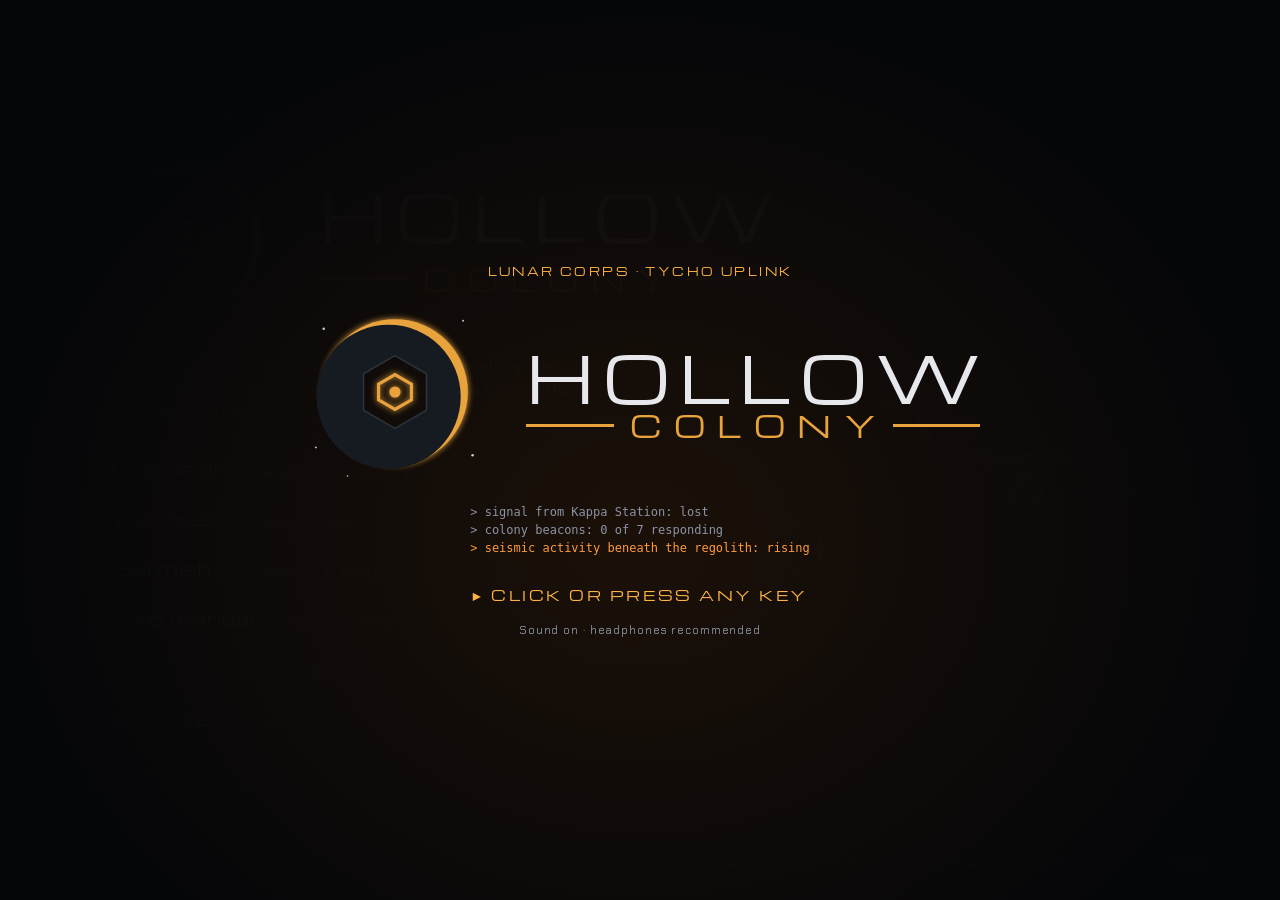
<file: index.html>
<!doctype html>
<!-- Hollow Colony · © 2026 VonKirckhoff. All rights reserved. -->
<html lang="en">
<head>
<meta charset="utf-8">
<meta name="viewport" content="width=device-width, initial-scale=1, viewport-fit=cover">
<title>Hollow Colony</title>
<link rel="icon" type="image/svg+xml" href="favicon.svg">
<link rel="preconnect" href="https://fonts.googleapis.com">
<link rel="stylesheet" href="https://fonts.googleapis.com/css2?family=Silkscreen:wght@400;700&family=Chakra+Petch:wght@400;500;600;700&family=Michroma&display=swap">
<link rel="stylesheet" href="css/game.css">
</head>
<body>
<canvas id="game"></canvas>

<!-- the logo's eclipse mark (Nov 2026), drawn once and reused by the boot gate and the main menu -->
<svg width="0" height="0" style="position:absolute" aria-hidden="true" focusable="false">
  <defs>
    <mask id="hc-hole"><rect width="240" height="240" fill="#fff"/><polygon points="120,74 159.8,97 159.8,143 120,166 80.2,143 80.2,97" fill="#000"/></mask>
    <filter id="hc-glow" x="-50%" y="-50%" width="200%" height="200%"><feGaussianBlur stdDeviation="4" result="b"/><feMerge><feMergeNode in="b"/><feMergeNode in="SourceGraphic"/></feMerge></filter>
    <symbol id="hc-mark" viewBox="0 0 240 240">
      <g fill="#c9cdd2"><circle cx="30" cy="40" r="1.6"/><circle cx="206" cy="30" r="1.2"/><circle cx="218" cy="200" r="1.6"/><circle cx="20" cy="190" r="1.2"/><circle cx="60" cy="226" r="1"/></g>
      <g mask="url(#hc-hole)"><circle cx="120" cy="120" r="92" fill="#e8a33d" filter="url(#hc-glow)"/><circle cx="112" cy="126" r="91" fill="#161a21"/></g>
      <polygon points="120,74 159.8,97 159.8,143 120,166 80.2,143 80.2,97" fill="none" stroke="#2c323b" stroke-width="2"/>
      <polygon points="120,98 140.8,110 140.8,130 120,142 99.2,130 99.2,110" fill="none" stroke="#e8a33d" stroke-width="4" filter="url(#hc-glow)"/>
      <circle cx="120" cy="120" r="7" fill="#e8a33d" filter="url(#hc-glow)"/>
    </symbol>
  </defs>
</svg>

<div id="hud" hidden>
  <div id="topbar">
    <div class="res"><span class="lbl">Salvage</span><b id="r-salvage">0</b></div>
    <div class="res" id="r-supply-wrap"><span class="lbl">Supply</span><b id="r-supply">0/0</b></div>
    <div class="res" id="r-troops-wrap" data-tip="Troops|"><span class="lbl">Troops</span><b id="r-troops">0</b></div>
    <div class="res" id="r-dna-wrap" hidden data-tip="DNA|"><span class="lbl">DNA</span><b id="r-dna">0</b></div>
    <div class="res" id="r-stab-wrap" hidden data-tip="Stabilizer|"><span class="lbl">Stabilizer</span><b id="r-stab">0</b></div>
    <div class="res" id="r-timer-wrap" hidden><span class="lbl" id="r-timer-lbl">Timer</span><b id="r-timer">0:00</b></div>
    <div class="spacer"></div>
    <div class="res mission-tag" id="r-mission"><b id="r-mtitle"></b><span class="lbl" id="r-mode"></span></div>
    <span id="clock">00:00</span>
    <button class="tb-btn" id="btn-follow" type="button" data-tip="Camera follow|The camera moves along with your squad after an order. Key C.">Follow on</button>
    <button class="tb-btn" id="btn-view" type="button" data-tip="2D / 3D view|Switch between the flat map and the 3D view (prototype). In 3D, rock hides what stands behind it; mouse wheel zooms. Key F3.">2D</button>
    <span class="tb-cam">   <!-- camera height and turning, kept close together -->
      <button class="tb-btn" id="btn-cam-up" type="button" data-tip="Camera higher|See more of the map; units get smaller. Key − (minus). Key 0 sets the normal height.">−</button>
      <button class="tb-btn" id="btn-cam-down" type="button" data-tip="Camera lower|Come closer; units get bigger. Key + (plus). Key 0 sets the normal height.">+</button>
      <button class="tb-btn" id="btn-turn-l" type="button" style="visibility:hidden" data-tip="Turn left|Turn the 3D camera a quarter to the left. Middle mouse drag turns and tilts freely; Home sets it straight.">⟲</button>
      <button class="tb-btn" id="btn-turn-r" type="button" style="visibility:hidden" data-tip="Turn right|Turn the 3D camera a quarter to the right. Middle mouse drag turns and tilts freely; Home sets it straight.">⟳</button>
    </span>
    <button class="tb-btn hide-sm" id="btn-speed" type="button">1×</button>
    <button class="tb-btn" id="btn-menu" type="button" data-tip="Menu|Pause, save, settings (light and sound), field manual, restart or quit. Key P or Esc.">Menu</button>
  </div>
  <div id="comms"></div>
  <div id="bossbar" hidden><span id="boss-name">BOSS</span><div class="bbar"><i id="boss-hp"></i></div></div>
  <div id="bottom">
    <div id="minimap-wrap"><canvas id="minimap"></canvas></div>
    <div id="objectives"><h3 id="obj-head">OBJECTIVES</h3><ul id="obj-list"></ul></div>
    <div id="selection"></div>
    <div id="cmdcard"></div>
  </div>
</div>
<div id="tooltip" hidden></div>
<div id="toast" hidden></div>
<div id="tut-card" hidden role="dialog" aria-live="polite"><div class="lbl" id="tut-who"></div><p id="tut-text"></p><div class="tut-foot"><div class="tut-nav"><button class="btn" type="button" id="tut-prev" aria-label="Earlier tip">◀</button><span id="tut-step"></span><button class="btn" type="button" id="tut-next" aria-label="Later tip">▶</button></div><button class="btn" type="button" id="tut-practice">Practice again</button><button class="btn primary" type="button" id="tut-ok">Got it <kbd>Enter</kbd></button></div></div>
<button class="btn" type="button" id="tut-open" hidden>📖 Tips</button>

<!-- MAIN MENU -->
<!-- BOOT: browsers only allow sound after a click or key press, so the game opens on a gate -->
<div class="boot" id="boot" hidden role="button" tabindex="0" aria-label="Start Hollow Colony">
  <div class="boot-in">
    <div class="eyebrow">LUNAR CORPS · TYCHO UPLINK</div>
    <span class="logo boot-title"><svg class="logo-mark" aria-hidden="true" focusable="false"><use href="#hc-mark"/></svg><span class="logo-word"><span class="lw-1">Hollow</span><span class="lw-2"><i></i><b>Colony</b><i></i></span></span></span>
    <div class="boot-log" aria-hidden="true"><span>&gt; signal from Kappa Station: lost</span><span>&gt; colony beacons: 0 of 7 responding</span><span>&gt; seismic activity beneath the regolith: rising</span></div>
    <div class="boot-go">▶ Click or press any key</div>
    <div class="boot-note">Sound on · headphones recommended</div>
  </div>
</div>

<section class="screen" id="s-menu">
  <div class="sheet">
    <div class="eyebrow">LUNAR CORPS · FIELD OPERATIONS</div>
    <h1 class="title"><span class="logo"><svg class="logo-mark" aria-hidden="true" focusable="false"><use href="#hc-mark"/></svg><span class="logo-word"><span class="lw-1">Hollow</span><span class="lw-2"><i></i><b>Colony</b><i></i></span></span></span></h1>
    <p class="lede">The terraforming colonies on the moon have gone quiet. Something woke beneath the regolith, and it is spreading. Command the Lunar Corps and burn the Brood back into the dark.</p>
    <div class="menu-list">
      <button class="menu-btn" type="button" id="m-continue" hidden>Continue</button>
      <button class="menu-btn" type="button" data-go="campaign">Campaign <small>Lunar Corps and Brood operations</small></button>
      <button class="menu-btn" type="button" data-go="trophies">Trophies <small>Every trophy and relic</small></button>
      <button class="menu-btn" type="button" data-go="skirmish">Skirmish <small>Pick a map, destroy every hive</small></button>
      <button class="menu-btn" type="button" data-go="manual">Field manual <small>Controls and factions</small></button>
      <button class="menu-btn" type="button" data-go="intel">Intel <small>Every soldier, structure and enemy</small></button>
      <button class="menu-btn" type="button" data-go="settings">Settings <small>Light and sound</small></button>
    </div>
    <div class="foot">Prototype v0.1<br>© 2026 VonKirckhoff. All rights reserved.</div>
  </div>
</section>

<!-- CAMPAIGN -->
<section class="screen" id="s-campaign" hidden>
  <div class="sheet camp">
   <div class="camp-l">
    <div class="camp-side" id="camp-side" role="tablist" aria-label="Choose a side"><button type="button" role="tab" data-side="corps"><span class="cs-k">Play as</span><b>Lunar Corps</b><span class="cs-n">Operation Hollow Light</span><span class="cs-p" id="cs-p-corps"></span></button><button type="button" role="tab" data-side="swarm"><span class="cs-k">Play as</span><b>The Brood</b><span class="cs-n">The Long Hunger</span><span class="cs-p" id="cs-p-swarm"></span></button><button type="button" role="tab" data-side="rogue" hidden><span class="cs-k">Play as</span><b>The Osprey crew</b><span class="cs-n">Rogue Strain</span><span class="cs-p" id="cs-p-rogue"></span></button></div>
    <div class="eyebrow" id="camp-eyebrow">CAMPAIGN · LUNAR CORPS</div>
    <h2 class="h" id="camp-title">Operation Hollow Light</h2>
    <p class="lede rogue-only">The Matron is dead and the Lunar Corps holds the high ground. Then Tycho issued Containment Order 10: everyone who stood in her lair, and every patient at Kappa, is to be contained. You know what contained means. You ran, and the Osprey crew was waiting. Seven soldiers, no base, no dropship, hunted by the Brood and by the Corps. Harvest Brood DNA, splice it into the crew between jobs, and keep the taint from eating you alive.</p>
    <p class="lede swarm-only">Play the same story from the other side. You are the Brood: you choose what hatches, where it gathers and where it strikes, and the swarm does the rest. The Lunar Corps is played by the computer.</p>
    <div class="lbl" id="camp-progress"></div>
    <div class="hero-card" id="hero-card"></div>
    <div class="reset-row"><div class="row"><button class="btn" type="button" data-go="menu">Back</button><button class="btn" type="button" data-go="veterans" id="btn-vets">Veterans</button><button class="btn" type="button" data-go="cenotaph" id="btn-ceno">Cenotaph</button><button class="btn" type="button" data-go="intel">Intel</button></div><button class="btn danger" type="button" id="btn-reset">Reset campaign</button></div>
   </div>
   <div class="camp-r"><div class="lbl">Missions</div><div class="missions" id="mission-list"></div></div>
  </div>
</section>

<!-- BRIEFING -->
<section class="screen" id="s-brief" hidden>
  <div class="sheet">
    <div class="eyebrow" id="b-eyebrow">MISSION 1</div>
    <h2 class="h" id="b-title">Title</h2>
    <div class="brief" id="b-text"></div>
    <div class="hero-card rogue-lab" id="b-lab" hidden></div>
    <div><div class="lbl" style="margin-bottom:6px">Objectives</div><ul class="objprev" id="b-obj"></ul></div>
    <div class="row"><span class="lbl">Difficulty</span><div class="seg diff-seg"></div></div>
    <div class="row"><button class="btn primary" type="button" id="b-start">Deploy</button><button class="btn" type="button" id="b-watch" hidden data-tip="Watch|The training plays itself, step by step. Press any key or click to take over.">Watch</button><button class="btn" type="button" id="b-voice" data-voice-btn aria-pressed="false" data-tip="Briefing voice|The briefing is read over the intercom when you open it. Click to stop it, or to hear it again. Follows the Sound and Voices buttons.">Read aloud</button><button class="btn" type="button" data-go="campaign">Back</button></div>
  </div>
</section>

<!-- SKIRMISH -->
<section class="screen" id="s-skirmish" hidden>
  <div class="sheet">
    <div class="eyebrow">SKIRMISH</div>
    <h2 class="h">Choose a battlefield</h2>
    <div class="maps" id="map-list"></div>
    <div class="loadmap" id="loadmap" hidden>
      <div class="lbl">Map code from the Hollow Colony Map Editor (Export → Copy map code)</div>
      <textarea id="mapcode" spellcheck="false" placeholder='{"key":"mymap","name":"…","desc":"…","layout":[…]}'></textarea>
      <div class="row"><button class="btn primary" type="button" id="mapcode-go">Add map</button><button class="btn" type="button" id="mapcode-cancel">Cancel</button></div>
    </div>
    <div class="row"><span class="lbl">Difficulty</span><div class="seg diff-seg"></div></div>
    <div class="row"><button class="btn primary" type="button" id="sk-start">Deploy</button><button class="btn" type="button" id="btn-loadmap">Load map code</button><button class="btn" type="button" data-go="menu">Back</button></div>
  </div>
</section>

<!-- MUSIC (menu screens only) -->
<div class="music-ctl" id="music-ctl" hidden>
  <div class="music-panel" id="music-panel" role="dialog" aria-label="Soundtrack" hidden>
    <div class="mp-head"><div><div class="lbl">Soundtrack</div><div class="mp-now" id="music-now" aria-live="polite"></div></div><button class="tb-btn" type="button" id="music-close" aria-label="Close">✕</button></div>
    <div class="mp-tl" id="music-tl" hidden></div>
    <ul class="mp-list" id="music-list"></ul>
    <label class="mp-shuffle"><input type="checkbox" id="music-shuffle"> Shuffle all tracks on the menu screens</label>
  </div>
  <button class="np" type="button" id="music-np" hidden aria-label="Now playing, open the music player"></button>
  <button class="tb-btn" type="button" id="btn-auto" aria-pressed="false" data-tip="Autoplay|Play the tracks on the menu screens one after the other, in the order of the list.">▶▶ Autoplay off</button>
  <button class="tb-btn" type="button" id="btn-shuffle" aria-pressed="false" data-tip="Shuffle|Play all tracks on the menu screens, one after the other, in random order.">⤨ Shuffle off</button>
  <button class="tb-btn" type="button" id="btn-tracks" aria-expanded="false" aria-controls="music-panel">♫ Tracks</button>
  <button class="tb-btn" type="button" id="btn-music" aria-pressed="true" data-tip="Music|“Hollow Light”, generated live. Only on the menu screens, never during a mission.">♪ Music on</button>
  <label class="tb-vol">Vol <input type="range" id="music-vol" min="0" max="100" step="5" aria-label="Music volume"></label>
</div>

<!-- MANUAL -->
<section class="screen" id="s-manual" hidden>
  <div class="sheet manual-sheet">
    <div class="eyebrow">FIELD MANUAL</div>
    <div class="intel-tabs manual-tabs" role="tablist" id="manual-tabs">
      <button type="button" role="tab" data-mtab="controls" aria-selected="true">Controls</button>
      <button type="button" role="tab" data-mtab="notes" aria-selected="false">Field notes</button>
      <button type="button" role="tab" data-mtab="factions" aria-selected="false">Factions</button>
      <button type="button" role="tab" data-mtab="veterans" aria-selected="false">Veterans</button>
      <button type="button" role="tab" data-mtab="campaigns" aria-selected="false">Campaigns</button>
      <button type="button" role="tab" class="danger" data-mtab="fresh" aria-selected="false">Start fresh</button>
    </div>
    <div class="mpanel" role="tabpanel" data-mpanel="controls">
    <h2 class="h">Controls</h2>
    <div class="mgroups">
      <div class="mgroup"><h3>Select</h3><dl class="manual">
        <dt>Left drag</dt><dd>Box-select your units. Click one to select it, double-click for all of that type on screen. Shift adds.</dd>
        <dt>Ctrl + 1–5</dt><dd>Save a control group; 1–5 recalls it, twice jumps to it.</dd>
        <dt>Panel hover</dt><dd>Point at a soldier in the selection panel to light him up on the map and minimap; a group name lights up the group.</dd>
      </dl></div>
      <div class="mgroup"><h3>Orders</h3><dl class="manual">
        <dt>Right click</dt><dd>Move, attack an enemy, pick up a crate, repair (Engineer) or set a rally point.</dd>
        <dt>A + click</dt><dd>Attack: move and fight on the way. Stays on for later moves.</dd>
        <dt>H</dt><dd>Defensive: hold and fire at what comes in range; holds again after every move. H again: off.</dd>
        <dt>Q</dt><dd>Hold fire: they do not shoot on their own, not even back, only at what you right-click. Q again, A or S: weapons free.</dd>
        <dt>S</dt><dd>Cancel order and drop the stance.</dd>
        <dt>L + click</dt><dd>Throw a flare (Trooper, Gunner or Pyro).</dd>
      </dl></div>
      <div class="mgroup"><h3>Squad</h3><dl class="manual">
        <dt>Z / X / V / I / W</dt><dd>Formation: circle, wedge, square, line or zigzag. Support in the centre (behind a line). The squad marches in the shape; a new one is taken up on the way. Same key again releases it. A control group remembers its formation.</dd>
        <dt>Y / F / E</dt><dd>Your own formation / save the squad as it stands as your own formation / spacing: normal, wide or tight.</dd>
        <dt>Sweep</dt><dd>Attack (A) with a squad in a line: they advance together and fire on the move.</dd>
        <dt>Right-drag</dt><dd>A squad in formation goes where you pressed and faces the way you dragged.</dd>
        <dt>F9 or ² / `</dt><dd>Dev panel: see and tune the game's numbers while you play, pause, save your changes.</dd>
        <dt>U / D</dt><dd>Engineer: pack up a Sentry Gun and deploy it elsewhere.</dd>
        <dt>R / T / B</dt><dd>Engineer: build a Relay Tower, Sentry Gun or Barricade.</dd>
      </dl></div>
      <div class="mgroup"><h3>View and sound</h3><dl class="manual">
        <dt>Arrows, edge</dt><dd>Scroll. Middle-drag also works; click or drag the minimap to jump.</dd>
        <dt>Space</dt><dd>Jump to the latest alert.</dd>
        <dt>C / O</dt><dd>Camera follow on/off, voices on/off. Light and sound: Menu → Settings.</dd>
        <dt>P / Esc</dt><dd>Pause. Esc also cancels a pending click.</dd>
      </dl></div>
    </div>
    </div>

    <div class="mpanel" role="tabpanel" data-mpanel="notes" hidden>
    <h2 class="h">Field notes</h2>
    <div class="notes">
      <div class="note"><b>Firing on the move</b>Soldiers keep walking but shoot back at anything in range, a bit slower than standing still. Engineers do the same while they build or repair.</div>
      <div class="note"><b>Cover</b>Rock or a building between a soldier and a Spitter cuts the damage he takes by 40%.</div>
      <div class="note"><b>Suppression</b>Anything a Gunner hits slows down for a moment.</div>
      <div class="note"><b>Acid blood</b>Brood bleeds acid. Killing one up close burns your soldiers, and the pool keeps burning for 3 seconds.</div>
      <div class="note"><b>Cocoons</b>Your dead are turned into cocoons that hatch in seconds. Burn them; a Pyro does triple damage.</div>
      <div class="note"><b>Medic triage</b>The downed first, then the worst wounded. His sidearm only comes out when nobody nearby needs him.</div>
      <div class="note"><b>Down, not out</b>A soldier at 0 health goes down for 15 seconds. The Brood leaves him be: it wants the body. A Medic who reaches him patches him up in 4 seconds. Nobody comes, and he bleeds out.</div>
      <div class="note"><b>The fallen</b>The Brood drags a body home to the mycel around a hive. There an egg opens, a Grafter latches on, and the body becomes a cocoon. Stand next to it, kill the carrier, shoot the eggs, or let a Pyro burn it.</div>
      <div class="note"><b>Husks</b>An infected soldier. It hatches as a Twitcher, molts into a Shambler, then into a Husk; while it molts it takes extra damage. A Husk slips away to a quiet spot and takes root. Kill it before a new hive grows there.</div>
      <div class="note"><b>Darkness and flares</b>In dark missions everyone sees half as far. Flares light the ground for 45 seconds: three per mission, six in the dark.</div>
      <div class="note"><b>Motion tracker</b>Shows Brood moving near your selected squad, even in the dark, and beeps faster as they close in.</div>
      <div class="note"><b>Brood tactics</b>Big waves may send bait first, or split up and come at you from the side.</div>
      <div class="note"><b>Hives fight back</b>Come too close and a hive notices you: its guards attack and it births a brood. Every hit makes it scream for more; badly hurt, it calls the other hives. Left alone, it heals.</div>
      <div class="note"><b>The mycel</b>A purple fungus spreads around every hive. The Brood heals while standing on it. It withers when the hive dies.</div>
      <div class="note"><b>Landing pads</b>Order replacements from the pad. Never more than the squad you started with.</div>
      <div class="note"><b>Intel</b>Every soldier, structure and enemy with its numbers: see Intel in the main menu.</div>
    </div>
    </div>

    <div class="mpanel" role="tabpanel" data-mpanel="factions" hidden>
    <h2 class="h">Factions</h2>
    <div class="factions">
      <div class="faction"><b style="color:var(--corps)">Lunar Corps</b><span class="ftag">You</span>
        <ul><li>Salvage from crates and from Relay Towers on relay pads. Each tower adds supply.</li>
            <li>Train soldiers at the Command Post, or order them in at a landing pad.</li>
            <li>Troopers, Gunners and Pyros fight; Medics heal; Engineers build, repair and arm charges.</li></ul></div>
      <div class="faction"><b style="color:var(--swarm)">The Brood</b><span class="ftag">Enemy</span>
        <ul><li>Grows from hives and comes in waves that get bigger.</li>
            <li>Crawlers and Scuttlers rush, Spitters lob acid from range, Brutes break walls.</li>
            <li>Everything living it kills becomes a cocoon: new Brood.</li>
            <li>In its own campaign you are the Brood: hatch, hunt and bring the fallen home.</li></ul></div>
      <div class="faction rogue"><b style="color:var(--rogue)">Rogue Strain</b><span class="ftag">Third campaign</span>
        <ul><li>The seven survivors of the Osprey, written off as killed in action. They found Dr. Maas's samples and stopped answering the radio.</li>
            <li>No base, no dropship, no replacements: the same seven people from job to job, led by their Captain.</li>
            <li>They splice Brood DNA into their own blood. Strains make them faster, tougher or deadlier; taint makes them stranger, up to a feral fit.</li>
            <li>Black and dark brown uniforms with a red armband.</li>
            <li>Hunted by both sides: the Brood, and the loyal Corps in the normal Corps kit, who shoot on sight.</li></ul></div>
      <div class="notes fnotes">
      <div class="note rogue"><b>The loyal Corps</b>In Rogue Strain the Lunar Corps is the enemy. Its soldiers fight the Brood and the crew alike: they hold a post, patrol or hunt you, and come running when one of them is hit. Their Relay Towers, Sentry Guns and Barricades are theirs too.</div>
      <div class="note rogue"><b>Playable after the Corps campaign</b>Rogue Strain opens once every Lunar Corps campaign mission is won on Normal or Hard. Its campaign screen and Intel tab can be read before that.</div>
      </div>
    </div>
    </div>

    <div class="mpanel" role="tabpanel" data-mpanel="veterans" hidden>
    <h2 class="h">Veterans</h2>
    <div class="ranks" id="manual-ranks"></div>
    <div class="notes">
      <div class="note"><b>Earning XP</b>Kills (a Spitter 2, a Brute 4, a hive 5). Medics earn by healing, Engineers by building and repairing.</div>
      <div class="note"><b>Lieutenant abilities</b>Trooper grenade · Gunner steady aim on the move · Pyro long flame · Medic heals everyone around him · Engineer works twice as fast.</div>
      <div class="note"><b>Your own soldier</b>Enlist him on the campaign screen. He goes on every mission and only he can become Captain: soldiers near him fire faster and take less damage.</div>
      <div class="note"><b>The roster</b>Survivors with XP carry over to the next campaign mission and replace starting soldiers of their type.</div>
      <div class="note"><b>Cenotaph</b>The fallen are cut into stone. In zombie mode you can raise them once.</div>
    </div>
    </div>

    <div class="mpanel" role="tabpanel" data-mpanel="campaigns" hidden>
    <h2 class="h">Campaigns</h2>
    <div class="notes">
      <div class="note"><b>Training</b>Both campaigns start with a training (00) that walks you through every button. Press N to skip a step.</div>
      <div class="note"><b>Playing the Brood</b>Pick The Brood on the campaign screen. Q W E R hatch, right-click sets the gathering point (or moves the swarm units you selected), A + click attacks, H brings the fallen home, B + click burrows up a small brood. Ctrl + a number keeps a group: flank or lure with two groups of your own.</div>
      <div class="note rogue"><b>Rogue Strain</b>Opens once every Lunar Corps campaign mission is won on Normal or Hard. You play the seven survivors of the Osprey. Brood you kill without fire can leave DNA samples: walk over them. Between jobs, splice them into the crew on the campaign screen. Taint makes them stronger and stranger: from 85% seizures, at 100% a feral fit. A crew Medic with a stabilizer dose fixes that (J). The crew wears black and dark brown with a red armband; soldiers in the normal Corps kit are the loyal Corps, and they shoot you on sight.</div>
      <div class="note"><b>Trophy wall</b>Win every campaign mission with your own soldier alive, for each role and each difficulty. Flawless: win a mission without losing a soldier, one per difficulty. Two grand trophies: all of the Lunar Corps, and every Brood mission on every difficulty.</div>
    </div>
    </div>

    <div class="mpanel" role="tabpanel" data-mpanel="fresh" hidden>
    <h2 class="h">Start fresh</h2>
    <div class="fresh" id="fresh-box">
      <div><div class="lbl">Start fresh</div>
        <p>Erase everything this game keeps in your browser: campaign progress, veterans, your own soldier, the Cenotaph, difficulty, the defeat choice, zombie mode, and all music, sound and voice settings. The game starts as if you opened it for the first time.</p>
        <label class="fresh-maps"><input type="checkbox" id="fresh-maps"> Also delete the maps I made in the map editor</label>
        <label class="fresh-maps"><input type="checkbox" id="fresh-troph" checked> Keep my trophy wall</label></div>
      <button class="btn danger" type="button" id="btn-fresh">Start fresh</button>
    </div>
    </div>
    <div class="row"><button class="btn" type="button" id="manual-back">Back</button><button class="btn" type="button" data-go="intel">Intel</button></div>
  </div>
</section>

<!-- PAUSE -->
<section class="screen" id="s-pause" hidden>
  <div class="sheet">
    <div class="eyebrow">PAUSED</div>
    <h2 class="h" id="p-title">Mission</h2>
    <div class="menu-list">
      <button class="menu-btn" type="button" id="p-resume">Resume</button>
      <button class="menu-btn" type="button" id="p-save">Save game <small>One slot: replaces the last save</small></button>
      <button class="menu-btn" type="button" id="p-settings">Settings <small>Light and sound</small></button>
      <button class="menu-btn" type="button" id="p-manual">Field manual</button>
      <button class="menu-btn" type="button" id="p-restart">Restart mission</button>
      <button class="menu-btn" type="button" id="p-quit">Quit to menu</button>
    </div>
  </div>
</section>

<!-- SETTINGS: light and sound -->
<section class="screen" id="s-settings" hidden>
  <div class="sheet settings">
    <div class="eyebrow">SETTINGS</div>
    <h2 class="h">Light and sound</h2>
    <div class="set-grid">
      <div class="set-col">
        <div class="lbl">Light</div>
        <div id="set-light"></div>
        <button class="tb-btn" type="button" id="set-light-reset" data-tip="Reset light|Every light setting back to how the game comes.">Reset light</button>
      </div>
      <div class="set-col">
        <div class="lbl">Sound</div>
        <div class="set-row"><span>Music in missions</span><button class="tb-btn" id="btn-gmusic" type="button" data-tip="Music|The soundtrack softly in the background while you play. Pick the track in the music player on the menu screens.">Music off</button></div>
        <div class="set-row"><span>Sound effects</span><button class="tb-btn" id="btn-sound" type="button" data-tip="Sound|Mutes or unmutes every sound in the game.">Sound on</button></div>
        <div class="set-row"><span>Soldiers' voices <small>key O</small></span><button class="tb-btn" id="btn-voices" type="button" data-tip="Voices|Soldiers speak their lines out loud, using your browser's speech voices. Key O.">Voices on</button></div>
        <label class="set-row tb-vol"><span>Voice volume</span><input type="range" id="voice-vol" min="0" max="100" step="5" aria-label="Voice volume"></label>
      </div>
    </div>
    <div class="menu-list"><button class="menu-btn" type="button" id="settings-back">Back</button></div>
  </div>
</section>

<!-- VETERANS -->
<section class="screen" id="s-veterans" hidden>
  <div class="sheet vets">
   <div class="vets-l">
    <div class="eyebrow">LUNAR CORPS · ROSTER</div>
    <h2 class="h">Veterans</h2>
    <p class="lede">Soldiers who survive a campaign mission with experience stay on the roster. At the start of the next mission they replace soldiers of the same type, and the rest arrive first when you train or order that type. A veteran who falls goes on the Cenotaph.</p>
    <div class="roster" id="roster-list"></div>
    <div class="row"><button class="btn" type="button" data-go="campaign">Back</button><button class="btn" type="button" data-go="cenotaph" id="btn-ceno2">Cenotaph</button></div>
   </div>
   <div class="vets-r"><div class="lbl">Ranks</div><div class="ranks" id="rank-list"></div><div class="row" style="justify-content:flex-end;margin-top:8px"><button class="btn danger" type="button" id="btn-reset-vets" data-tip="Reset veterans|Removes every veteran from the roster and clears the Cenotaph. Campaign progress stays.">Reset veterans</button></div></div>
  </div>
</section>

<!-- INTEL -->
<section class="screen" id="s-intel" hidden>
  <div class="sheet intel-sheet">
    <div class="eyebrow">LUNAR CORPS · INTEL</div>
    <h2 class="h">Intel</h2>
    <p class="lede">What every soldier, structure and enemy can do. Range and sight are in tiles, speed in tiles per second; damage per second is before rank bonuses.</p>
    <div class="intel-tabs" role="tablist" id="intel-tabs"></div>
    <div class="intel-split" role="tabpanel"><div class="intel-list" id="intel-list" role="listbox" aria-label="Units and structures"></div><div class="intel-detail" id="intel-grid" aria-live="polite"></div></div>
    <div class="row"><button class="btn" type="button" id="intel-back">Back</button></div>
  </div>
</section>

<!-- TROPHIES -->
<section class="screen" id="s-trophies" hidden>
  <div class="sheet troph-sheet">
   <div class="troph-l">
    <div class="eyebrow">HALL OF HONOUR</div>
    <h2 class="h">Trophy wall</h2>
    <p class="lede" id="troph-lede"></p>
    <div class="troph-hero" id="troph-hero"></div>
    <div class="row"><button class="btn" type="button" data-go="menu">Back</button><button class="btn" type="button" data-go="veterans">Veterans</button><button class="btn" type="button" id="troph-intel">Intel</button></div>
   </div>
   <div class="troph-r"><div class="intel-tabs troph-tabs" role="tablist" id="troph-tabs"></div><div class="trophies" id="trophy-wall"></div></div>
  </div>
</section>

<!-- CENOTAPH -->
<section class="screen" id="s-cenotaph" hidden>
  <div class="sheet" style="max-width:760px">
    <div class="eyebrow">LUNAR CORPS · TYCHO MEMORIAL</div>
    <h2 class="h">Cenotaph</h2>
    <p class="lede">An empty tomb for the soldiers who never came home. Every name is cut into the stone, with the mission where it fell.</p>
    <div class="zombie-row" id="zombie-row"></div>
    <div class="cenotaph" id="cenotaph"></div>
    <div class="row"><button class="btn" type="button" data-go="campaign">Back</button><button class="btn" type="button" data-go="veterans">Veterans</button><button class="btn" type="button" id="ceno-voice" data-voice-btn aria-pressed="false" data-tip="A moment of silence|The intercom holds a short wake and reads every name on the stone. Click to stop it, or to hear it again. Follows the Sound and Voices buttons.">Read aloud</button></div>
  </div>
</section>

<!-- END -->
<section class="screen" id="s-end" hidden>
  <div class="sheet">
    <div class="eyebrow" id="e-eyebrow">MISSION COMPLETE</div>
    <h2 class="h" id="e-title">Victory</h2>
    <p class="lede" id="e-text"></p>
    <div class="endstats" id="e-stats"></div>
    <div class="vetnote" id="e-vets" hidden></div>
    <div class="row" id="e-buttons"></div>
  </div>
  <button class="btn" type="button" id="e-report" hidden>Show report</button>
</section>

<!-- ===== CONTENT ===== -->
<script src="js/content/sprites.js"></script>
<script src="js/content/units.js"></script>
<script src="js/content/veterans.js"></script>
<script src="js/content/intel.js"></script>
<script src="js/content/relics.js"></script>
<script src="js/content/difficulty.js"></script>

<!-- Maps: one file per map. New map? Add its line here (and in map-editor/index.html). -->
<script src="js/content/maps/_maps.js"></script>
<script src="js/content/maps/kappa.js"></script>
<script src="js/content/maps/canyons.js"></script>
<script src="js/content/maps/hollow.js"></script>
<script src="js/content/maps/convoy.js"></script>
<script src="js/content/maps/depths.js"></script>
<script src="js/content/maps/high.js"></script>
<script src="js/content/maps/maw.js"></script>
<script src="js/content/maps/mare.js"></script>

<!-- Missions: one file per mission. The order of these lines is the campaign order. -->
<script src="js/content/missions/_missions.js"></script>
<script src="js/content/missions/01-dust-landing.js"></script>
<script src="js/content/missions/02-hold-kappa.js"></script>
<script src="js/content/missions/03-burn-the-brood.js"></script>
<script src="js/content/missions/04-hollow-colony.js"></script>
<script src="js/content/missions/04b-night-shift.js"></script>
<script src="js/content/missions/05-blackout.js"></script>
<script src="js/content/missions/06-dead-signal.js"></script>
<script src="js/content/missions/07-the-matron.js"></script>
<script src="js/content/missions/08-high-ground.js"></script>
<script src="js/content/missions/s01-the-waking.js"></script>
<script src="js/content/missions/s01b-the-graft.js"></script>
<script src="js/content/missions/s02-kappa-siege.js"></script>
<script src="js/content/missions/s04-lights-out.js"></script>
<script src="js/content/missions/s05-hollow-choir.js"></script>
<script src="js/content/missions/s06-signal-in-the-dark.js"></script>
<script src="js/content/missions/s07-matrons-call.js"></script>
<script src="js/content/missions/s08-seed-the-moon.js"></script>
<script src="js/content/missions/t-corps-training.js"></script>
<script src="js/content/missions/t-brood-training.js"></script>
<script src="js/content/missions/t-brood-tactics.js"></script>
<script src="js/content/rogue.js"></script>
<script src="js/content/missions/r01-dead-mans-frequency.js"></script>
<script src="js/content/missions/r01b-needle-and-thread.js"></script>
<script src="js/content/missions/r02-dead-air.js"></script>
<script src="js/content/missions/r03-cold-harvest.js"></script>
<script src="js/content/missions/r04-the-fever.js"></script>
<script src="js/content/missions/r05-hunted.js"></script>
<script src="js/content/missions/r05b-among-them.js"></script>
<script src="js/content/missions/r06-the-seed-wakes.js"></script>

<script src="js/content/skirmish.js"></script>

<!-- ===== ENGINE (load order matters) ===== -->
<script src="js/engine/00-core.js"></script>
<script src="js/engine/01-sprites-art.js"></script>
<script src="js/engine/01b-relic-art.js"></script>
<script src="js/engine/02-sound.js"></script>
<script src="js/engine/03-maps.js"></script>
<script src="js/engine/04-game-state.js"></script>
<script src="js/engine/05-entities.js"></script>
<script src="js/engine/06-grid-pathfinding.js"></script>
<script src="js/engine/07-movement.js"></script>
<script src="js/engine/08-combat.js"></script>
<script src="js/engine/09-unit-behaviour.js"></script>
<script src="js/engine/10-buildings.js"></script>
<script src="js/engine/11-economy-production.js"></script>
<script src="js/engine/12-brood-director.js"></script>
<script src="js/engine/13-fog-of-war.js"></script>
<script src="js/engine/14-mission-api-triggers.js"></script>
<script src="js/engine/15-main-update.js"></script>
<script src="js/engine/16-messages.js"></script>
<script src="js/engine/17-rendering.js"></script>
<script src="js/engine/18-hud.js"></script>
<script src="js/engine/19-commands.js"></script>
<script src="js/engine/19b-formations.js"></script>
<script src="js/engine/20-input.js"></script>
<script src="js/engine/21-screens.js"></script>
<script src="js/engine/21b-intel-anim.js"></script>
<script src="js/engine/22-squad-life.js"></script>
<script src="js/engine/25-hive-life.js"></script>
<script src="js/engine/25b-animations.js"></script>
<script src="js/engine/26-brood-command.js"></script>
<script src="js/engine/26b-brood-missions.js"></script>
<script src="js/engine/27-training.js"></script>
<script src="js/engine/27b-demo.js"></script>
<script src="js/engine/32-osprey.js"></script>   <!-- before the dev panel: it lists OSPREY -->
<script src="js/vendor/three.min.js"></script>   <!-- THREE.js (MIT), for the 3D view -->
<script src="js/engine/33-view3d.js"></script>
<script src="js/engine/21c-intel-3d.js"></script>   <!-- Intel: the 3D model beside the 2D picture; after the 3D view, before the dev panel: it lists INTEL3D -->
<script src="js/engine/34-settings.js"></script>   <!-- Menu → Settings: light and sound -->   <!-- the 3D view (prototype); before the dev panel: it lists VIEW3D -->
<script src="js/engine/28-dev-help.js"></script>
<script src="js/engine/28-dev.js"></script>
<script src="js/engine/29-relics.js"></script>
<script src="js/engine/30-save.js"></script>
<script src="js/engine/31-rogue.js"></script>
<script src="js/engine/23-main-loop.js"></script>
<script src="js/engine/24-music.js"></script>
</body>
</html>
</file>
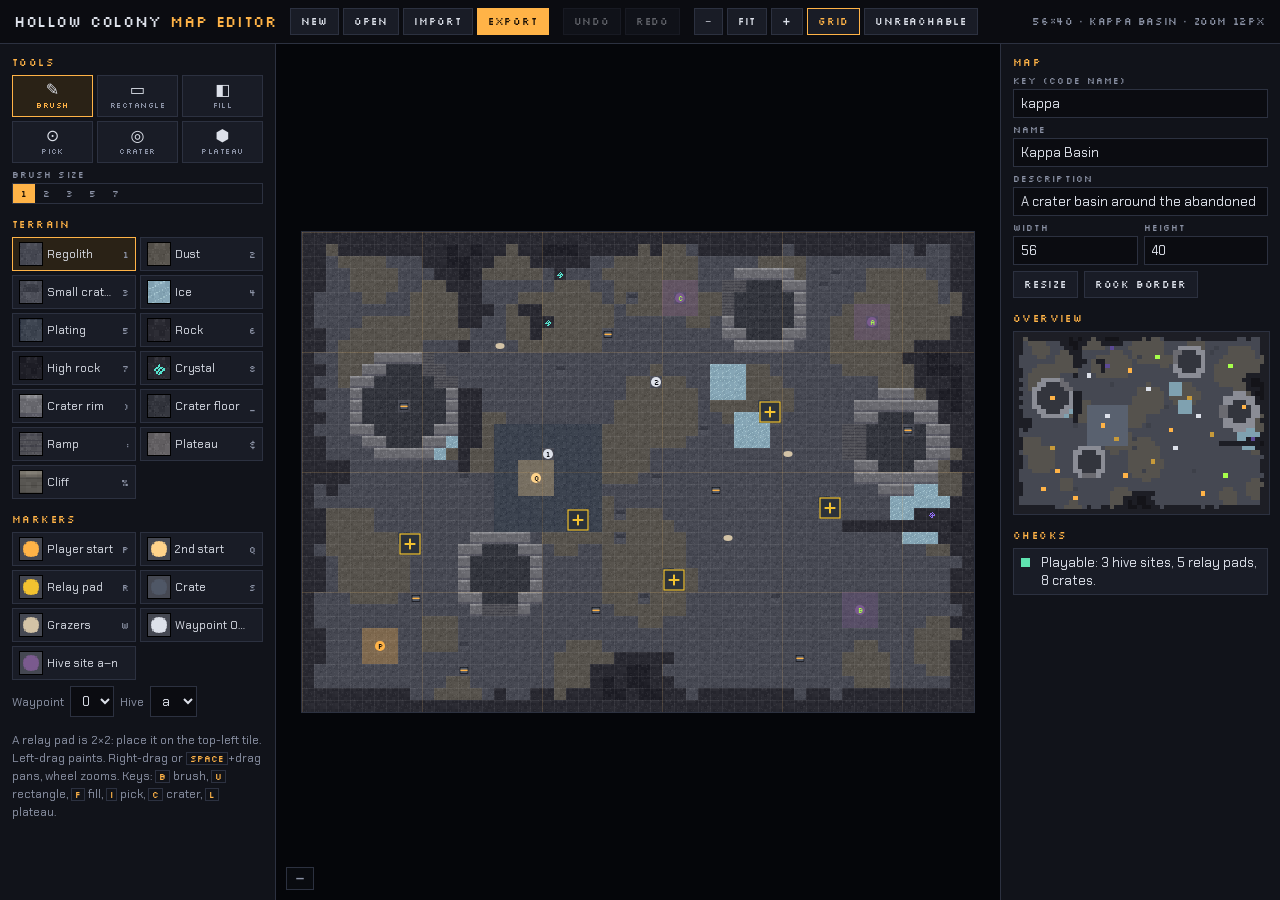
<file: map-editor/index.html>
<!doctype html>
<!-- Hollow Colony map editor · © 2026 VonKirckhoff. All rights reserved. -->
<html lang="en">
<head>
<meta charset="utf-8">
<meta name="viewport" content="width=device-width, initial-scale=1">
<title>Hollow Colony Map Editor</title>
<link rel="preconnect" href="https://fonts.googleapis.com">
<link rel="stylesheet" href="https://fonts.googleapis.com/css2?family=Silkscreen:wght@400;700&family=Chakra+Petch:wght@400;500;600;700&display=swap">
<link rel="stylesheet" href="editor.css">
</head>
<body>
<div id="app">
  <header id="top">
    <h1>Hollow Colony <span>Map Editor</span></h1>
    <div class="grp">
      <button class="btn" type="button" id="b-new">New</button>
      <button class="btn" type="button" id="b-open">Open</button>
      <button class="btn" type="button" id="b-import">Import</button>
      <button class="btn primary" type="button" id="b-export">Export</button>
    </div>
    <div class="grp">
      <button class="btn" type="button" id="b-undo" title="Ctrl+Z">Undo</button>
      <button class="btn" type="button" id="b-redo" title="Ctrl+Y">Redo</button>
    </div>
    <div class="grp">
      <button class="btn" type="button" id="b-zout">−</button>
      <button class="btn" type="button" id="b-fit">Fit</button>
      <button class="btn" type="button" id="b-zin">+</button>
      <button class="btn on" type="button" id="b-grid">Grid</button>
      <button class="btn" type="button" id="b-reach">Unreachable</button>
    </div>
    <div class="spacer"></div>
    <span id="status">—</span>
  </header>
  <div id="main">
    <aside id="left">
      <div class="sec"><h2>Tools</h2><div class="tools" id="tools"></div>
        <div id="opt-brush" class="field"><span class="lbl">Brush size</span><div class="seg" id="brush-seg"></div></div>
        <div id="opt-stamp" class="field" hidden>
          <span class="lbl">Radius <b id="rad-val">5</b></span><input type="range" id="rad" min="3" max="12" value="5">
          <span class="lbl">Ramps</span><div class="seg" id="ramp-seg"></div>
        </div>
      </div>
      <div class="sec"><h2>Terrain</h2><div class="tiles" id="pal-terrain"></div></div>
      <div class="sec"><h2>Markers</h2><div class="tiles" id="pal-markers"></div>
        <div class="row"><label for="m-num">Waypoint</label><select id="m-num"></select><label for="m-hive">Hive</label><select id="m-hive"></select></div>
      </div>
      <p class="hint">A relay pad is 2×2: place it on the top-left tile. Left-drag paints. Right-drag or <kbd>Space</kbd>+drag pans, wheel zooms. Keys: <kbd>B</kbd> brush, <kbd>U</kbd> rectangle, <kbd>F</kbd> fill, <kbd>I</kbd> pick, <kbd>C</kbd> crater, <kbd>L</kbd> plateau.</p>
    </aside>
    <div id="stage"><canvas id="cv"></canvas><div id="hover">—</div></div>
    <aside id="right">
      <div class="sec"><h2>Map</h2>
        <div class="field"><label class="lbl" for="p-key">Key (code name)</label><input type="text" id="p-key" spellcheck="false"></div>
        <div class="field"><label class="lbl" for="p-name">Name</label><input type="text" id="p-name"></div>
        <div class="field"><label class="lbl" for="p-desc">Description</label><input type="text" id="p-desc"></div>
        <div class="two"><div class="field"><label class="lbl" for="p-w">Width</label><input type="number" id="p-w" min="24" max="140"></div><div class="field"><label class="lbl" for="p-h">Height</label><input type="number" id="p-h" min="20" max="140"></div></div>
        <div class="row"><button class="btn" type="button" id="b-resize">Resize</button><button class="btn" type="button" id="b-border">Rock border</button></div>
      </div>
      <div class="sec"><h2>Overview</h2><canvas id="mini"></canvas></div>
      <div class="sec"><h2>Checks</h2><div class="checks" id="checks"></div></div>
    </aside>
  </div>
</div>

<div class="modal" id="m-open" hidden><div class="sheet">
  <h3>Open a map</h3>
  <div class="lbl">Maps from the game</div><div class="list" id="open-game"></div>
  <div class="lbl">Your drafts (saved in this browser)</div><div class="list" id="open-drafts"></div>
  <div class="row"><button class="btn" type="button" data-close>Close</button></div>
</div></div>

<div class="modal" id="m-new" hidden><div class="sheet">
  <h3>New map</h3>
  <div class="two"><div class="field"><label class="lbl" for="n-w">Width (tiles)</label><input type="number" id="n-w" value="64" min="24" max="140"></div><div class="field"><label class="lbl" for="n-h">Height (tiles)</label><input type="number" id="n-h" value="44" min="20" max="140"></div></div>
  <div class="field"><span class="lbl">Start from</span><div class="seg" id="n-start"><button type="button" data-v="open" class="on">Open regolith</button><button type="button" data-v="caves">Random caves</button><button type="button" data-v="rock">Solid rock</button></div></div>
  <p class="hint">Every map needs a player start <kbd>P</kbd>. Hive sites are the letters a–n; in Skirmish every hive site becomes a hive.</p>
  <div class="row"><button class="btn primary" type="button" id="n-go">Create</button><button class="btn" type="button" data-close>Cancel</button></div>
</div></div>

<div class="modal" id="m-export" hidden><div class="sheet">
  <h3>Export</h3>
  <div class="field"><span class="lbl">1 · Map code: paste in the game under Skirmish → Load map code</span><textarea id="x-json" readonly spellcheck="false"></textarea>
    <div class="row"><button class="btn primary" type="button" id="x-copy-json">Copy map code</button></div></div>
  <div class="field"><span class="lbl">2 · Map file for the game: save as <code id="x-fname">js/content/maps/key.js</code></span><textarea id="x-code" readonly spellcheck="false"></textarea>
    <div class="row"><button class="btn" type="button" id="x-copy-code">Copy file</button><button class="btn" type="button" id="x-download">Download file</button></div>
    <p class="hint">Then add this line to <code>index.html</code> (with the other maps), and the same line with <code>../</code> before <code>js/</code> to <code>map-editor/index.html</code>:</p>
    <textarea id="x-tag" class="short" readonly spellcheck="false"></textarea></div>
  <div class="row"><button class="btn" type="button" id="x-draft">Save as draft</button><button class="btn" type="button" data-close>Close</button></div>
</div></div>

<div class="modal" id="m-import" hidden><div class="sheet">
  <h3>Import</h3>
  <p class="hint">Paste map code from this editor, a map file (<code>MAPS.key = { name, desc, layout:[…] }</code>), or just the rows of a layout.</p>
  <textarea id="i-text" spellcheck="false"></textarea>
  <div class="row"><button class="btn primary" type="button" id="i-go">Import</button><button class="btn" type="button" data-close>Cancel</button></div>
</div></div>

<div id="toast" hidden></div>

<!-- The game's maps: keep this list in step with the map lines in ../index.html -->
<script src="../js/content/maps/_maps.js"></script>
<script src="../js/content/maps/kappa.js"></script>
<script src="../js/content/maps/canyons.js"></script>
<script src="../js/content/maps/hollow.js"></script>
<script src="../js/content/maps/convoy.js"></script>
<script src="../js/content/maps/depths.js"></script>
<script src="../js/content/maps/high.js"></script>
<script src="../js/content/maps/maw.js"></script>
<script src="../js/content/maps/mare.js"></script>
<script src="editor.js"></script>
</body>
</html>
</file>
<file: css/game.css>
/* Layout: full-bleed battlefield canvas; HUD docked as chamfered instrument panels; menus as left-aligned briefing sheets.
   Deliberately single-theme (dark lunar night). */
:root{
  --space:#07080c; --panel:#11131a; --panel-2:#191c26; --line:#2c3140; --ink:#dde1ea; --dim:#8b92a5;
  --corps:#ffb347; --corps-deep:#b9521c; --swarm:#a6ff4a; --danger:#ff5a4f; --ok:#5fe3b0;
  --f-display:'Michroma','Chakra Petch',sans-serif;   /* the logo's font on every screen (Nov 2026; was the pixel font Silkscreen) */
  --f-body:'Chakra Petch',system-ui,-apple-system,'Segoe UI',sans-serif;
  color-scheme:dark;
}
[hidden]{display:none!important;}
html,body{height:100%;}
body{margin:0;background:var(--space);color:var(--ink);font-family:var(--f-body);font-size:14px;font-synthesis:none;overflow:hidden;-webkit-user-select:none;user-select:none;touch-action:none;}
#game{position:fixed;inset:0;width:100%;height:100%;display:block;image-rendering:pixelated;cursor:default;}
#game.amove{cursor:crosshair;}
button{font:inherit;color:inherit;}
.chamfer{clip-path:polygon(10px 0,100% 0,100% calc(100% - 10px),calc(100% - 10px) 100%,0 100%,0 10px);}
.lbl{font-family:var(--f-display);font-size:10px;letter-spacing:.12em;color:var(--dim);text-transform:uppercase;}

/* ---------- HUD ---------- */
#topbar{position:fixed;top:0;left:0;right:0;height:40px;display:flex;align-items:center;gap:22px;
  padding-top:env(safe-area-inset-top,0px);padding-left:max(16px,env(safe-area-inset-left,0px));padding-right:max(16px,env(safe-area-inset-right,0px));
  background:linear-gradient(rgba(7,8,12,.94),rgba(7,8,12,.72));border-bottom:1px solid var(--line);z-index:5;}
#topbar .res{display:flex;align-items:baseline;gap:8px;white-space:nowrap;}
#topbar b{font-family:var(--f-display);font-size:16px;font-weight:400;color:var(--corps);font-variant-numeric:tabular-nums;}
#topbar b.warn{color:var(--danger);}
#topbar .spacer{flex:1;}
#topbar .tb-cam{display:flex;gap:4px;}   /* − + ⟲ ⟳ as one group, so the top bar still fits at 1024 wide */
#topbar .tb-cam .tb-btn{padding:5px 8px;}
@media (max-width:1180px){ #topbar{gap:14px;} }
@media (max-width:1100px){ #topbar{gap:10px;} #topbar .res{gap:6px;} }
.tb-btn{white-space:nowrap;}   /* Michroma is wider than the old pixel font (Nov 2026): keep the top bar on one line */
@media (max-width:1480px){ #topbar b{font-size:14px;} #topbar #r-mtitle{font-size:13px;} #topbar .lbl{font-size:9px;letter-spacing:.04em;} #topbar .tb-btn{font-size:10px;letter-spacing:0;padding:5px 7px;} #clock{font-size:12px;} }
@media (max-width:1200px){ #topbar{gap:8px;} #topbar b{font-size:13px;} #topbar #r-mtitle{font-size:12px;} #topbar .mission-tag .lbl{display:none;} #topbar .tb-btn{padding:5px 6px;} }
@media (max-width:1060px){ #topbar{gap:6px;} #topbar .res{gap:4px;} #topbar .lbl{letter-spacing:0;} }
#clock{font-family:var(--f-display);color:var(--dim);font-variant-numeric:tabular-nums;}
.tb-btn{background:var(--panel-2);border:1px solid var(--line);padding:5px 10px;font-family:var(--f-display);font-size:11px;letter-spacing:.08em;cursor:pointer;}
.tb-btn:hover,.tb-btn:focus-visible{border-color:var(--corps);outline:none;}

#objectives{background:var(--panel);border:1px solid var(--line);padding:10px 14px 12px;overflow:auto;min-width:0;width:270px;}
#objectives h3{margin:0 0 8px;font-family:var(--f-display);font-weight:400;font-size:11px;letter-spacing:.14em;color:var(--corps);}
#objectives ul{list-style:none;margin:0;padding:0;display:grid;gap:6px;}
#objectives li{display:grid;grid-template-columns:14px 1fr;gap:8px;line-height:1.3;}
#objectives li .box{width:10px;height:10px;border:1px solid var(--dim);margin-top:4px;}
#objectives li.done{color:var(--dim);text-decoration:line-through;}
#objectives li.done .box{background:var(--ok);border-color:var(--ok);}
#objectives li.failed{color:var(--danger);}
#objectives li.failed .box{background:var(--danger);border-color:var(--danger);}
#objectives li .opt{font-family:var(--f-display);font-size:9px;color:var(--dim);letter-spacing:.1em;margin-left:6px;}

#bossbar{position:fixed;top:calc(50px + env(safe-area-inset-top,0px));left:50%;transform:translateX(-50%);width:min(520px,60vw);z-index:4;background:rgba(17,19,26,.92);border:1px solid var(--line);padding:6px 12px 8px;text-align:center;}
#bossbar span{font-family:var(--f-display);font-size:11px;letter-spacing:.16em;color:var(--swarm);}
#bossbar .bbar{height:8px;background:#26120f;border:1px solid #000;margin-top:4px;}
#bossbar .bbar i{display:block;height:100%;background:var(--danger);transition:width .2s;}
#comms{position:fixed;top:calc(52px + env(safe-area-inset-top,0px));left:max(12px,env(safe-area-inset-left,0px));width:min(430px,calc(100vw - 24px));min-width:240px;display:grid;gap:6px;z-index:4;pointer-events:none;}
.msg{background:rgba(17,19,26,.9);border-left:3px solid var(--corps);padding:7px 12px 8px;transition:opacity .4s;}
.msg .who{font-family:var(--f-display);font-size:10px;letter-spacing:.12em;color:var(--corps);display:block;margin-bottom:2px;}
.msg.sys{border-left-color:var(--dim);}
.msg.sys .who{color:var(--dim);}
.msg.alert{border-left-color:var(--danger);}
.msg.alert .who{color:var(--danger);}
.msg .txt{line-height:1.35;}

#bottom{position:fixed;left:0;right:0;bottom:0;height:200px;display:grid;grid-template-columns:auto auto minmax(0,1fr) auto;gap:10px;
  padding-block:10px calc(10px + env(safe-area-inset-bottom,0px));padding-left:max(10px,env(safe-area-inset-left,0px));padding-right:max(10px,env(safe-area-inset-right,0px));
  background:linear-gradient(rgba(12,14,19,.9),rgba(9,10,14,.98));border-top:1px solid var(--line);z-index:5;}
#minimap-wrap{background:#000;border:1px solid var(--line);display:flex;align-items:center;justify-content:center;width:180px;height:180px;}
#minimap{image-rendering:pixelated;cursor:pointer;display:block;}
#selection{background:var(--panel);border:1px solid var(--line);padding:12px 14px;overflow:hidden;min-width:0;}
#cmdcard{display:flex;flex-direction:column;gap:5px;align-content:start;min-width:250px;overflow:auto;}
.cmdrow{display:grid;grid-template-columns:66px auto;align-items:center;gap:6px;}
.cmdlbl{font-family:var(--f-display);font-size:10px;letter-spacing:.1em;color:var(--dim);text-transform:uppercase;text-align:right;}
.cmdbtns{display:flex;gap:4px;flex-wrap:wrap;}
.cmdbtns .cmd{width:46px;height:46px;}
.cmdbtns .cmd img{width:26px;height:26px;margin-top:-2px;}
.cmdbtns .cmd .glyph{font-size:16px;margin-top:-2px;}
.cmd{position:relative;background:var(--panel-2);border:1px solid var(--line);cursor:pointer;display:flex;align-items:center;justify-content:center;padding:0;}
.cmd img{width:32px;height:32px;image-rendering:pixelated;pointer-events:none;}
.cmd .glyph{font-family:var(--f-display);font-size:18px;color:var(--ink);pointer-events:none;}
.cmd .key{position:absolute;left:3px;top:2px;font-family:var(--f-display);font-size:12px;line-height:1;color:var(--corps);text-shadow:0 1px 0 #000;pointer-events:none;}
.cmd .cost{position:absolute;right:3px;bottom:2px;font-family:var(--f-display);font-size:12px;line-height:1;color:#e8ecf2;text-shadow:0 1px 0 #000,0 0 2px #000;pointer-events:none;}
.tb-vol{display:flex;align-items:center;gap:6px;padding:0 4px;}
.tb-vol input{width:78px;accent-color:var(--corps);cursor:pointer;}
.cmd:hover,.cmd:focus-visible{border-color:var(--corps);outline:none;}
.cmd.off{opacity:.38;}
.cmd.active{border-color:var(--corps);background:#2a2216;}

.sel-single{display:grid;grid-template-columns:84px minmax(0,1fr);gap:14px;height:100%;}
.portrait{width:84px;height:84px;background:#0b0c11;border:1px solid var(--line);display:flex;align-items:center;justify-content:center;}
.portrait img{width:72px;height:72px;object-fit:contain;image-rendering:pixelated;}
.sel-name .sel-sub{font-family:var(--f-body);font-size:12px;color:var(--dim);margin-left:6px;}
.sel-name{font-family:var(--f-display);font-size:15px;color:var(--ink);margin:0 0 2px;}
.sel-role{color:var(--dim);font-size:12px;margin-bottom:8px;line-height:1.3;}
.hpbar{height:8px;background:#26120f;border:1px solid #000;margin:4px 0 6px;max-width:320px;}
.hpbar i{display:block;height:100%;background:var(--ok);}
.stats{display:flex;flex-wrap:wrap;gap:4px 16px;font-size:12px;color:var(--dim);}
.stats b{color:var(--ink);font-weight:600;font-variant-numeric:tabular-nums;}
.queue{display:flex;gap:6px;margin-top:8px;flex-wrap:wrap;}
.qslot{width:40px;height:40px;background:#0b0c11;border:1px solid var(--line);position:relative;cursor:pointer;}
.qslot img{width:32px;height:32px;margin:3px;image-rendering:pixelated;pointer-events:none;}
.qslot i{position:absolute;left:0;bottom:0;height:3px;background:var(--corps);}
.sel-groups{display:flex;flex-wrap:wrap;gap:8px 18px;align-content:flex-start;max-height:100%;overflow:auto;}
.sel-group{display:grid;gap:4px;align-content:start;}
.sel-ghead{font-family:var(--f-display);font-size:9px;letter-spacing:.1em;color:var(--dim);text-transform:uppercase;cursor:pointer;display:flex;gap:6px;align-items:baseline;}
.sel-ghead b{color:var(--corps);font-weight:400;font-size:11px;}
.sel-ghead:hover{color:var(--ink);}
.sel-gcells{display:flex;flex-wrap:wrap;gap:4px;max-width:calc(6 * 38px + 5 * 4px);}
.sel-cell{width:38px;height:38px;background:#0b0c11;border:1px solid var(--line);position:relative;cursor:pointer;}
.sel-cell img{width:30px;height:30px;margin:2px 3px 0;image-rendering:pixelated;pointer-events:none;}
.rank{position:absolute;right:1px;top:0;font-family:var(--f-display);font-size:9px;color:var(--corps);text-shadow:0 1px 0 #000;pointer-events:none;letter-spacing:-1px;}
.portrait.taint-warn,.sel-cell.taint-warn{border-color:#ff5a4f;box-shadow:0 0 0 1px #ff5a4f,0 0 10px rgba(255,90,79,.55);}
.portrait.taint-warn.dim,.sel-cell.taint-warn.dim{border-color:#7a1a14;box-shadow:0 0 0 1px #7a1a14;}
.sel-cell i{position:absolute;left:3px;right:3px;bottom:2px;height:3px;background:#26120f;}
.sel-cell i s{display:block;height:100%;}
.hint{color:var(--dim);line-height:1.5;max-width:60ch;}
.hint kbd{font-family:var(--f-display);font-size:10px;color:var(--corps);border:1px solid var(--line);padding:1px 4px;}

#tooltip{position:fixed;z-index:40;max-width:260px;background:#0d0f15;border:1px solid var(--corps);padding:8px 10px;pointer-events:none;line-height:1.35;}
#tooltip b{font-family:var(--f-display);font-weight:400;color:var(--corps);display:block;margin-bottom:3px;}
#toast{position:fixed;left:50%;bottom:220px;transform:translateX(-50%);background:rgba(17,19,26,.95);border:1px solid var(--danger);color:var(--ink);padding:6px 14px;z-index:9;font-family:var(--f-display);font-size:11px;letter-spacing:.06em;}

/* ---------- screens ---------- */
.screen{position:fixed;inset:0;z-index:10;overflow:auto;display:flex;align-items:flex-start;
  padding-block:48px;padding-left:max(16px,env(safe-area-inset-left,0px));padding-right:max(16px,env(safe-area-inset-right,0px));
  background:linear-gradient(90deg,rgba(7,8,12,.96) 0%,rgba(7,8,12,.86) 46%,rgba(7,8,12,.35) 100%);}
.sheet{width:100%;max-width:640px;margin-left:clamp(0px,6vw,96px);margin-block:auto;display:grid;gap:22px;}   /* margin-block:auto centres short pages but lets tall ones scroll to the very top */
.eyebrow{font-family:var(--f-display);font-size:11px;letter-spacing:.22em;color:var(--corps);}
h1.title{margin:0;font-family:var(--f-display);font-weight:700;font-size:clamp(40px,8.5vw,84px);line-height:.95;letter-spacing:.02em;text-wrap:balance;}
/* the logo (Nov 2026): the eclipse mark (#hc-mark in index.html) beside HOLLOW, COLONY between two lines */
.logo{display:flex;align-items:center;gap:clamp(14px,3vw,36px);}
.logo-mark{flex:none;width:clamp(92px,17vw,190px);height:clamp(92px,17vw,190px);}
.logo-word{display:flex;flex-direction:column;gap:.2em;font-family:'Michroma',var(--f-display);font-weight:400;text-transform:uppercase;text-shadow:none;}
.logo .lw-1{font-size:clamp(30px,6.2vw,64px);line-height:1;letter-spacing:.14em;margin-right:-.14em;color:#e6e8eb;}
.logo .lw-2{display:flex;align-items:center;gap:.55em;font-size:clamp(14px,2.9vw,30px);line-height:1;color:#e8a33d;}
.logo .lw-2 b{font-weight:400;letter-spacing:.42em;margin-right:-.42em;}
.logo .lw-2 i{flex:1;min-width:.8em;height:3px;background:currentColor;}
h2.h{margin:0;font-family:var(--f-display);font-weight:400;font-size:clamp(24px,4.5vw,36px);letter-spacing:.03em;text-wrap:balance;}
.lede{color:var(--dim);line-height:1.6;max-width:56ch;margin:0;}
.menu-list{display:grid;gap:4px;max-width:360px;}
.menu-btn{display:flex;align-items:baseline;gap:14px;text-align:left;background:transparent;border:0;border-left:2px solid var(--line);padding:10px 16px;cursor:pointer;font-family:var(--f-display);font-size:18px;letter-spacing:.02em;white-space:nowrap;}
.menu-btn small{font-family:var(--f-body);font-size:12px;color:var(--dim);letter-spacing:0;white-space:normal;}
.menu-btn:hover,.menu-btn:focus-visible{border-left-color:var(--corps);background:linear-gradient(90deg,rgba(255,179,71,.12),transparent);outline:none;}
.menu-btn[disabled]{opacity:.35;cursor:not-allowed;}
.menu-btn.armed{border-left-color:var(--danger);background:linear-gradient(90deg,rgba(255,90,70,.16),transparent);color:var(--danger);}
.row{display:flex;flex-wrap:wrap;gap:10px;align-items:center;}
.btn{background:var(--panel-2);border:1px solid var(--line);padding:10px 18px;font-family:var(--f-display);font-size:13px;letter-spacing:.08em;cursor:pointer;}
.btn.primary{background:var(--corps);color:#1a1006;border-color:var(--corps);}
.btn:hover,.btn:focus-visible{border-color:var(--corps);outline:none;}
.btn.primary:hover{background:#ffc56e;}
.missions{display:grid;gap:8px;}
.hero-card{background:rgba(17,19,26,.85);border:1px solid var(--line);border-left:3px solid #ffd23f;padding:12px 14px;display:grid;gap:10px;}
.hero-card .hrow{display:flex;flex-wrap:wrap;gap:8px;align-items:center;}
.hero-card input[type=text]{background:#0b0c11;border:1px solid var(--line);color:inherit;font:inherit;padding:7px 9px;min-width:0;flex:1 1 180px;}
.hero-card .htype{display:flex;flex-direction:column;align-items:center;gap:2px;background:var(--panel-2);border:1px solid var(--line);padding:6px 8px;cursor:pointer;font-size:12px;min-width:66px;}
.hero-card .htype img{width:28px;height:28px;image-rendering:pixelated;}
.hero-card .htype.on{border-color:#ffd23f;background:#2a2216;}
.hero-card .hsex{display:flex;gap:6px;} .hero-card .hsex .htype{flex-direction:row;font-size:13px;padding:6px 12px;}
.hero-card .htype[disabled]{opacity:.35;cursor:not-allowed;}
.hero-card .hname{font-weight:600;}
.mission{display:grid;grid-template-columns:44px minmax(0,1fr) auto;gap:14px;align-items:center;text-align:left;background:rgba(17,19,26,.85);border:1px solid var(--line);padding:12px 14px;cursor:pointer;}
.mission:hover,.mission:focus-visible{border-color:var(--corps);outline:none;}
.mission .num{font-family:var(--f-display);font-size:22px;color:var(--corps);}
.mission .mt{font-family:var(--f-display);font-size:15px;}
.mission .ms{color:var(--dim);font-size:12px;margin-top:2px;}
.mission .st{font-family:var(--f-display);font-size:10px;letter-spacing:.1em;color:var(--dim);}
.mission .st.done{color:var(--ok);display:grid;justify-items:end;gap:4px;}
.badge{font-family:var(--f-display);font-size:9px;letter-spacing:.1em;padding:2px 6px;border:1px solid currentColor;}
.badge.d-easy{color:#8fd3ff;} .badge.d-normal{color:var(--corps);} .badge.d-hard{color:var(--danger);}
.mission .best{font-size:10px;color:var(--dim);font-variant-numeric:tabular-nums;}
.roster{display:grid;gap:2px;}
.rrow{display:grid;grid-template-columns:130px minmax(0,1fr) 130px 70px 50px 70px;gap:10px;align-items:center;background:rgba(17,19,26,.85);border:1px solid var(--line);padding:6px 10px;font-variant-numeric:tabular-nums;}
.rrow.rhead{background:transparent;border:0;font-family:var(--f-display);font-size:9px;letter-spacing:.1em;color:var(--dim);text-transform:uppercase;padding-block:0;}
.rrow .rmark{font-family:var(--f-display);font-size:11px;color:var(--corps);}
.rrow img{width:20px;height:20px;image-rendering:pixelated;vertical-align:middle;margin-right:4px;}
.rdim{color:var(--dim);font-style:normal;}
.ranks{display:grid;grid-template-columns:repeat(auto-fit,minmax(160px,1fr));gap:8px;}
.ranks div{background:rgba(17,19,26,.85);border:1px solid var(--line);padding:8px 10px;display:grid;gap:2px;font-size:12px;color:var(--dim);}
.ranks b{font-family:var(--f-display);font-weight:400;font-size:12px;color:var(--corps);}
.fallen-list{display:flex;flex-wrap:wrap;gap:6px 14px;color:var(--dim);font-size:13px;}
.fallen-list i{font-size:11px;}
.fallen-list .memorial{display:flex;flex-direction:column;gap:2px;min-width:180px;padding:6px 10px;border-left:2px solid #6b2a26;background:rgba(17,19,26,.6);}
.fallen-list .memorial b{color:var(--text,#e8ecf2);font-weight:600;}
.vetnote{display:grid;gap:6px;background:rgba(17,19,26,.85);border:1px solid var(--line);padding:10px 14px;line-height:1.5;}
.vetnote .vsec{display:grid;gap:3px;}
.vetnote .vsec+.vsec{padding-top:8px;border-top:1px solid var(--line);}
.vetnote .vrow{display:grid;grid-template-columns:130px minmax(0,1fr);gap:10px;align-items:baseline;}
.vetnote .vrank{font-family:var(--f-display);font-size:10px;letter-spacing:.06em;color:var(--corps);}
.vetnote .vstar{color:#ffd23f;}
.vetnote .fallen .vrank{color:var(--danger);}
.vetnote .fallen span:last-child{color:var(--danger);}
.vetnote .fallen i{color:var(--dim);font-style:normal;font-size:12px;}
@media (max-width:640px){ .rrow{grid-template-columns:110px minmax(0,1fr) 50px;} .rrow>span:nth-child(3),.rrow>span:nth-child(5),.rrow>span:nth-child(6){display:none;} }
.loadmap{display:grid;gap:8px;background:rgba(17,19,26,.9);border:1px solid var(--line);padding:12px;}
.loadmap textarea{width:100%;box-sizing:border-box;min-height:110px;background:#0b0c11;border:1px solid var(--line);color:var(--ink);font-family:ui-monospace,Menlo,Consolas,monospace;font-size:11px;padding:6px;}
.mapcard .tag{font-family:var(--f-display);font-size:9px;letter-spacing:.1em;color:var(--corps);}
.mapcard .del{font-family:var(--f-display);font-size:9px;color:var(--danger);justify-self:start;cursor:pointer;}
.reset-row{display:flex;flex-wrap:wrap;gap:10px;align-items:center;justify-content:space-between;}
.btn.danger{border-color:var(--danger);color:var(--danger);}
.btn.danger.armed{background:var(--danger);color:#1a0806;}
.mission[aria-disabled="true"]{opacity:.4;}
.brief{display:grid;gap:12px;line-height:1.65;max-width:58ch;}
.brief p{margin:0;}
.objprev{list-style:none;margin:0;padding:12px 14px;background:rgba(17,19,26,.85);border:1px solid var(--line);display:grid;gap:6px;}
.objprev li::before{content:'▸ ';color:var(--corps);}
.seg{display:inline-flex;border:1px solid var(--line);}
.seg button{background:transparent;border:0;padding:8px 14px;font-family:var(--f-display);font-size:11px;letter-spacing:.08em;cursor:pointer;color:var(--dim);}
.seg button.on{background:var(--corps);color:#1a1006;}
.seg button:focus-visible{outline:1px solid var(--corps);}
.maps{display:grid;grid-template-columns:repeat(auto-fill,minmax(180px,1fr));gap:10px;}
.mapcard{background:rgba(17,19,26,.85);border:1px solid var(--line);padding:10px;text-align:left;cursor:pointer;display:grid;gap:8px;}
.mapcard.on{border-color:var(--corps);}
.mapcard canvas{width:100%;image-rendering:pixelated;background:#000;}
.mapcard .mt{font-family:var(--f-display);font-size:13px;}
.mapcard .ms{color:var(--dim);font-size:12px;}
.manual{display:grid;grid-template-columns:max-content minmax(0,1fr);gap:8px 18px;line-height:1.4;}
.manual dt{font-family:var(--f-display);font-size:11px;color:var(--corps);padding-top:2px;}
.manual dd{margin:0;color:var(--ink);}
.factions{display:grid;grid-template-columns:repeat(auto-fit,minmax(220px,1fr));gap:10px;align-items:start;}
.faction ul{margin:6px 0 0;padding-left:16px;display:grid;gap:5px;font-size:13px;color:var(--ink);}
.faction .ftag{float:right;font-family:var(--f-display);font-size:8px;letter-spacing:.12em;color:var(--dim);border:1px solid var(--line);padding:1px 5px;margin-top:-1px;}
.mgroups{display:grid;grid-template-columns:repeat(auto-fit,minmax(360px,1fr));gap:10px;}
@media (max-width:480px){ .mgroups{grid-template-columns:1fr;} }
.mgroup{background:rgba(17,19,26,.85);border:1px solid var(--line);padding:10px 12px;}
.mgroup h3,.mgroups h3{margin:0 0 8px;font-family:var(--f-display);font-weight:400;font-size:10px;letter-spacing:.14em;color:var(--dim);text-transform:uppercase;}
.mgroup .manual{gap:6px 14px;font-size:13px;}
.notes{display:grid;grid-template-columns:repeat(auto-fit,minmax(240px,1fr));gap:8px;}
.note{background:rgba(17,19,26,.85);border:1px solid var(--line);border-left:2px solid var(--corps);padding:8px 12px;font-size:13px;line-height:1.45;}
.note b{display:block;font-family:var(--f-display);font-weight:400;font-size:11px;letter-spacing:.06em;color:var(--corps);margin-bottom:3px;}
.faction{background:rgba(17,19,26,.85);border:1px solid var(--line);padding:12px;line-height:1.45;}
.faction b{font-family:var(--f-display);font-weight:400;display:block;margin-bottom:4px;}
.endstats{display:grid;grid-template-columns:repeat(auto-fit,minmax(132px,1fr));gap:10px;}
.endstats div{background:rgba(17,19,26,.85);border:1px solid var(--line);padding:10px 12px;}
.endstats .lbl{display:block;min-height:2.5em;letter-spacing:.08em;line-height:1.25;hyphens:auto;-webkit-hyphens:auto;overflow-wrap:anywhere;}
.endstats b{display:block;font-family:var(--f-display);font-weight:400;font-size:22px;color:var(--corps);font-variant-numeric:tabular-nums;}
.win{color:var(--ok);} .lose{color:var(--danger);}
.foot{font-size:12px;color:var(--dim);}

@media (max-width:820px){
  #bottom{height:auto;grid-template-columns:auto minmax(0,1fr) auto;}
  #minimap-wrap{width:120px;height:120px;}
  #selection{display:none;}
  #cmdcard{min-width:0;}
  .cmdrow{grid-template-columns:auto;}
  .cmdlbl{text-align:left;}
  #objectives{width:auto;font-size:12px;}
  #topbar{gap:12px;}
}
@media (max-width:520px){
  #bottom{grid-template-columns:auto minmax(0,1fr);}
  #cmdcard{grid-column:1 / -1;}
  #topbar .hide-sm{display:none;}
}
@media (prefers-reduced-motion:reduce){ .msg{transition:none;} }

/* ---------- cenotaph ---------- */
.cenotaph{position:relative;padding:58px clamp(16px,5vw,44px) 34px;color:#c9ccd3;
  background:repeating-linear-gradient(97deg,rgba(255,255,255,.018) 0 2px,transparent 2px 7px),repeating-linear-gradient(8deg,rgba(0,0,0,.08) 0 1px,transparent 1px 11px),linear-gradient(#6a6e78,#555963 60%,#474a53);
  clip-path:polygon(0 34px,50% 0,100% 34px,100% 100%,0 100%);box-shadow:inset 0 0 0 1px rgba(255,255,255,.05);}
.cenotaph .cap{text-align:center;font-family:var(--f-display);letter-spacing:.3em;font-size:13px;color:#15161a;text-shadow:0 1px 0 rgba(255,255,255,.14);margin-bottom:22px;}
.cenotaph .names{display:grid;grid-template-columns:repeat(auto-fill,minmax(200px,1fr));gap:14px 20px;}
.cenotaph .name{display:grid;gap:3px;justify-items:center;text-align:center;padding:8px 6px;border-top:1px solid rgba(0,0,0,.25);}
.cenotaph .name b{font-family:var(--f-display);font-weight:400;font-size:14px;letter-spacing:.08em;color:#121317;text-shadow:0 1px 0 rgba(255,255,255,.22);}
.cenotaph .name b .star{color:#6b4a00;}
.cenotaph .name i{font-style:normal;font-size:12px;color:#17181c;line-height:1.4;text-shadow:0 1px 0 rgba(255,255,255,.12);}
.cenotaph .name .gone{font-family:var(--f-display);font-size:9px;letter-spacing:.12em;color:#26282e;}
.cenotaph .cap.osprey{margin-top:30px;}
.cenotaph .empty{text-align:center;color:#22242a;text-shadow:0 1px 0 rgba(255,255,255,.12);font-size:13px;}
.btn-raise{margin-top:4px;background:#132a12;border:1px solid #4fae22;color:#9dff6a;font-family:var(--f-display);font-size:10px;letter-spacing:.1em;padding:4px 10px;cursor:pointer;}
.btn-raise:hover,.btn-raise:focus-visible{background:#1d4119;outline:none;box-shadow:0 0 12px rgba(157,255,106,.45);}
.zombie-row{display:flex;flex-wrap:wrap;gap:10px 14px;align-items:center;background:rgba(17,19,26,.85);border:1px solid var(--line);padding:10px 14px;}
.zombie-row p{margin:0;flex:1 1 280px;color:var(--dim);font-size:12px;line-height:1.5;}
.zombie-row .btn.on{border-color:#4fae22;color:#9dff6a;}
#s-cenotaph.zombie .cenotaph{box-shadow:inset 0 -40px 60px -20px rgba(120,255,90,.18);}
#s-cenotaph.zombie .cenotaph::after{content:"";position:absolute;inset:auto 0 0 0;height:60px;pointer-events:none;background:linear-gradient(transparent,rgba(120,255,90,.12));animation:hc-mist 4s ease-in-out infinite alternate;}
@keyframes hc-mist{from{opacity:.4}to{opacity:1}}
@media (prefers-reduced-motion:reduce){ #s-cenotaph.zombie .cenotaph::after{animation:none;} }
.rrow .risen{color:#9dff6a;}

/* ---------- intel ---------- */
.intel-tabs{display:flex;flex-wrap:wrap;gap:6px;border-bottom:1px solid var(--line);}
.intel-tabs button{background:transparent;border:1px solid transparent;border-bottom:0;padding:8px 14px;font-family:var(--f-display);font-size:11px;letter-spacing:.1em;color:var(--dim);cursor:pointer;margin-bottom:-1px;}
.intel-tabs button[aria-selected="true"]{background:rgba(17,19,26,.9);border-color:var(--line);color:var(--corps);}
.intel-tabs button:hover,.intel-tabs button:focus-visible{color:var(--ink);outline:none;}
.intel-tabs button.swarm[aria-selected="true"]{color:var(--swarm);}
.intel-grid{display:grid;grid-template-columns:repeat(auto-fill,minmax(250px,1fr));gap:10px;}
.icard{display:grid;grid-template-columns:56px minmax(0,1fr);gap:4px 12px;align-content:start;background:rgba(17,19,26,.88);border:1px solid var(--line);border-top:2px solid var(--corps);padding:12px;}
.icard.f-swarm{border-top-color:var(--swarm);} .icard.f-grey{border-top-color:#7ff6ff;} .icard.f-wild{border-top-color:#d3c3a6;}
.icard .pic{grid-row:span 2;width:56px;height:56px;display:grid;place-items:center;background:#0b0c11;border:1px solid var(--line);}
.icard .pic img{width:46px;height:46px;object-fit:contain;image-rendering:pixelated;}
.icard h3{margin:0;font-family:var(--f-display);font-weight:400;font-size:13px;letter-spacing:.06em;}
.icard .role{font-size:11px;color:var(--dim);}
.icard p{grid-column:1/-1;margin:6px 0 0;font-size:12px;line-height:1.5;color:var(--ink);}
.icard p.note{color:var(--dim);font-style:italic;margin-top:2px;}
.icard dl{grid-column:1/-1;display:grid;grid-template-columns:repeat(3,minmax(0,1fr));gap:6px;margin:8px 0 0;}
.icard dl div{background:#0b0c11;border:1px solid var(--line);padding:4px 6px;}
.icard dt{font-family:var(--f-display);font-size:8px;letter-spacing:.1em;color:var(--dim);text-transform:uppercase;}
.icard dd{margin:0;font-size:13px;font-variant-numeric:tabular-nums;}
.icard .tags{grid-column:1/-1;display:flex;flex-wrap:wrap;gap:4px;margin-top:6px;}
.icard .tags span{font-size:10px;padding:2px 6px;border:1px solid var(--line);color:var(--dim);}
.icard .tags span.perk{border-color:var(--corps);color:var(--corps);}

/* ---------- music control (menu screens) ---------- */
.music-ctl{position:fixed;right:max(16px,env(safe-area-inset-right,0px));bottom:max(16px,env(safe-area-inset-bottom,0px));z-index:30;display:flex;align-items:center;gap:10px;
  background:rgba(7,8,12,.82);border:1px solid var(--line);padding:6px 10px;}
.music-ctl .tb-btn[aria-pressed="false"]{color:var(--dim);}
#manual-ranks{grid-template-columns:repeat(3,minmax(0,1fr));}
@media (max-width:560px){ #manual-ranks{grid-template-columns:1fr 1fr;} }

/* ---------- music player ---------- */
.music-panel{position:absolute;right:0;bottom:calc(100% + 8px);width:min(440px,calc(100vw - 32px));max-height:min(70vh,640px);display:flex;flex-direction:column;
  background:rgba(9,10,15,.97);border:1px solid var(--line);box-shadow:0 12px 40px rgba(0,0,0,.6);}
.mp-head{display:flex;justify-content:space-between;align-items:flex-start;gap:10px;padding:10px 12px;border-bottom:1px solid var(--line);}
.mp-now{font-size:13px;color:var(--ink);margin-top:3px;display:flex;align-items:center;gap:8px;}
.mp-list{list-style:none;margin:0;padding:6px;overflow:auto;display:grid;gap:4px;}
.trk{display:grid;grid-template-columns:34px minmax(0,1fr) auto;gap:10px;align-items:center;padding:8px;border:1px solid transparent;}
.trk:hover{background:rgba(255,255,255,.03);}
.trk.playing{border-color:var(--corps);background:rgba(255,179,71,.06);}
.trk .play{width:34px;height:34px;display:grid;place-items:center;background:var(--panel-2);border:1px solid var(--line);color:var(--corps);cursor:pointer;font-size:12px;}
.trk .play:hover,.trk .play:focus-visible{border-color:var(--corps);outline:none;}
.trk .ti{display:grid;gap:1px;min-width:0;}
.trk .ti b{font-family:var(--f-display);font-weight:400;font-size:12px;letter-spacing:.05em;}
.trk .st{font-size:10px;color:var(--corps);letter-spacing:.04em;}
.trk .ds{font-size:11px;color:var(--dim);line-height:1.4;}
.trk .pin{font-family:var(--f-display);font-size:9px;letter-spacing:.08em;background:transparent;border:1px solid var(--line);color:var(--dim);padding:4px 6px;cursor:pointer;white-space:nowrap;}
.trk .pin.on{border-color:var(--corps);color:var(--corps);}
.trk .pin.dim{cursor:default;border-style:dashed;}
.mp-shuffle{display:flex;gap:8px;align-items:center;padding:10px 12px;border-top:1px solid var(--line);font-size:12px;color:var(--dim);cursor:pointer;}
.mp-shuffle input{accent-color:var(--corps);}
.eq{display:inline-flex;align-items:flex-end;gap:2px;height:12px;}
.eq i{width:3px;background:var(--corps);animation:hc-eq .9s ease-in-out infinite alternate;}
.eq i:nth-child(2){animation-delay:-.3s;} .eq i:nth-child(3){animation-delay:-.6s;}
@keyframes hc-eq{from{height:3px}to{height:12px}}
@media (prefers-reduced-motion:reduce){ .eq i{animation:none;height:8px;} }

/* timeline of the playing track: one block per section, click to jump */
.mp-tl{padding:10px 12px 8px;border-bottom:1px solid var(--line);}
.tl-bar{position:relative;height:26px;background:#0b0c11;border:1px solid var(--line);}
.tl-seg{position:absolute;top:0;bottom:0;border:0;border-right:1px solid var(--line);background:transparent;color:var(--dim);font-family:var(--f-display);font-size:8px;letter-spacing:.06em;
  text-transform:uppercase;cursor:pointer;overflow:hidden;padding:0 4px;text-align:left;}
.tl-seg span{white-space:nowrap;}
.tl-seg:hover,.tl-seg:focus-visible{background:rgba(255,255,255,.05);color:var(--ink);outline:none;}
.tl-seg.on{background:rgba(255,179,71,.12);color:var(--corps);}
.tl-head{position:absolute;top:-3px;bottom:-3px;width:2px;background:var(--corps);box-shadow:0 0 6px var(--corps);pointer-events:none;transition:left .25s linear;}
.tl-time{display:flex;justify-content:space-between;margin-top:4px;font-size:11px;color:var(--dim);font-variant-numeric:tabular-nums;}

/* ---------- boot gate ---------- */
.boot{position:fixed;inset:0;z-index:60;display:grid;place-items:center;background:radial-gradient(ellipse at 50% 60%,rgba(28,17,8,.97),rgba(5,6,9,.995) 70%);cursor:pointer;transition:opacity .9s ease;}
.boot.out{opacity:0;pointer-events:none;}
.boot:focus-visible{outline:none;}
.boot-in{display:grid;gap:18px;justify-items:center;text-align:center;padding:16px;}
.boot-title{font-family:var(--f-display);font-weight:700;font-size:clamp(40px,9vw,96px);line-height:.95;letter-spacing:.04em;animation:hc-flicker 6s infinite;}
.boot-title.logo{font-size:inherit;letter-spacing:normal;}
.boot-log{display:grid;gap:4px;font-family:ui-monospace,Menlo,Consolas,monospace;font-size:12px;color:var(--dim);text-align:left;}
.boot-log span{opacity:0;animation:hc-type .01s forwards;}
.boot-log span:nth-child(1){animation-delay:.6s;} .boot-log span:nth-child(2){animation-delay:1.3s;} .boot-log span:nth-child(3){animation-delay:2s;color:#ff9a3c;}
.boot-go{margin-top:12px;font-family:var(--f-display);font-size:14px;letter-spacing:.18em;color:var(--corps);text-transform:uppercase;animation:hc-blink 1.4s steps(2,start) infinite;}
.boot-note{font-size:11px;color:var(--dim);letter-spacing:.08em;}
@keyframes hc-type{to{opacity:1}}
@keyframes hc-blink{to{visibility:hidden}}
@keyframes hc-flicker{0%,93%,100%{opacity:1}94%{opacity:.4}95%{opacity:1}96.5%{opacity:.6}97%{opacity:1}}
@media (prefers-reduced-motion:reduce){ .boot-title,.boot-go{animation:none;} .boot-log span{animation:none;opacity:1;} }
/* ---------- now playing ---------- */
.music-ctl{flex-wrap:wrap;justify-content:flex-end;max-width:calc(100vw - 32px);}
.np{display:flex;align-items:center;gap:8px;max-width:340px;background:transparent;border:1px solid transparent;color:var(--ink);font:inherit;font-size:12px;padding:4px 8px;cursor:pointer;text-align:left;}
.np:hover,.np:focus-visible{border-color:var(--line);outline:none;}
.np .nt{overflow:hidden;text-overflow:ellipsis;white-space:nowrap;}
.np .nt b{font-family:var(--f-display);font-weight:400;font-size:11px;letter-spacing:.05em;}
.np .nt small{color:var(--dim);}
.np .nbar{width:54px;height:3px;background:var(--line);flex:none;position:relative;}
.np .nbar i{position:absolute;left:0;top:0;bottom:0;background:var(--corps);}
.np.new{animation:hc-np 2.4s ease;}
@keyframes hc-np{0%,30%{border-color:var(--corps);box-shadow:0 0 14px rgba(255,179,71,.35);}100%{border-color:transparent;box-shadow:none;}}
@media (max-width:640px){ .np .nbar{display:none;} .np{max-width:200px;} }
.music-ctl .tb-btn[aria-pressed="true"]#btn-shuffle{border-color:var(--corps);color:var(--corps);}
#btn-shuffle[aria-pressed="false"]{color:var(--dim);}

/* ---------- campaign: two columns, so nothing needs scrolling on a desktop screen ---------- */
#s-campaign{background:linear-gradient(90deg,rgba(7,8,12,.86) 0%,rgba(7,8,12,.66) 50%,rgba(7,8,12,.42) 100%);}
#s-campaign .hero-card,#s-campaign .mission{background:rgba(17,19,26,.74);backdrop-filter:blur(2px);}
.sheet.camp{max-width:1280px;margin-right:auto;}
.camp-l,.camp-r{display:grid;gap:16px;align-content:start;}
.camp-r{gap:8px;}
@media (min-width:1000px){
  .sheet.camp{grid-template-columns:minmax(0,1fr) minmax(0,1.05fr);gap:32px;align-items:start;margin-left:clamp(0px,4vw,64px);}
  .sheet.camp .h{font-size:clamp(26px,2.6vw,40px);}
  .camp-r .mission{padding:9px 14px;}
  .camp-r .mission .ms{font-size:11.5px;}
}

/* ---------- intel: list + detail ---------- */
#s-intel{background:linear-gradient(90deg,rgba(7,8,12,.88) 0%,rgba(7,8,12,.7) 55%,rgba(7,8,12,.45) 100%);}
.intel-sheet{max-width:1080px;gap:16px;}
.intel-split{display:grid;grid-template-columns:270px minmax(0,1fr);gap:14px;align-items:start;}
.intel-list{display:grid;gap:3px;}
.ili{display:grid;grid-template-columns:28px minmax(0,1fr);gap:10px;align-items:center;text-align:left;background:rgba(17,19,26,.74);border:1px solid var(--line);border-left:2px solid var(--line);padding:2px 10px 2px 4px;cursor:pointer;color:var(--ink);font:inherit;}
.ili .pic{width:28px;height:28px;display:grid;place-items:center;background:#0b0c11;}
.ili .pic img{width:24px;height:24px;object-fit:contain;image-rendering:pixelated;}
.ili b{display:block;font-family:var(--f-display);font-weight:400;font-size:11px;letter-spacing:.06em;}
.ili small{display:block;font-size:11px;color:var(--dim);}
.ili:hover,.ili:focus-visible{border-color:var(--corps);outline:none;}
.ili.on{border-left-color:var(--corps);background:rgba(255,179,71,.09);}
.ili.f-swarm.on{border-left-color:var(--swarm);background:rgba(166,255,74,.07);}
.ili.f-grey.on{border-left-color:#7ff6ff;} .ili.f-wild.on{border-left-color:#d3c3a6;}
.intel-detail .icard{grid-template-columns:96px minmax(0,1fr);gap:6px 18px;padding:18px;background:rgba(17,19,26,.82);}
.intel-detail .icard .pic{width:96px;height:96px;}
.intel-detail .icard .pic img{width:80px;height:80px;}
.intel-detail .icard.dual3d{grid-template-columns:252px minmax(0,1fr);}   /* 2D and 3D side by side (21c-intel-3d.js) */
.intel-detail .icard .pic.dual{width:252px;height:auto;grid-template-columns:120px 120px;gap:4px;padding:4px;place-items:center;}
.intel-detail .icard.wide3d{grid-template-columns:minmax(0,1fr);}   /* the dropship, the Landing Zone, the wreck: bigger pictures above the text */
.intel-detail .icard.wide3d .pic.dual{grid-row:auto;width:532px;max-width:100%;grid-template-columns:260px 260px;justify-self:start;}
@media (max-width:1279px){ .intel-detail .icard.wide3d .pic.dual{width:100%;grid-template-columns:repeat(2,minmax(0,1fr));} .intel-detail .icard.wide3d .pic.dual canvas{width:100%!important;height:auto!important;} }   /* narrow screens: the big pictures shrink with the card */
.intel-detail .icard .pic.dual canvas{background:#0b0c11;}
.ia-state{grid-column:1/-1;display:flex;justify-content:space-between;align-items:center;width:100%;padding:2px 2px 0;font-family:var(--f-display);font-size:9px;letter-spacing:.1em;text-transform:uppercase;color:var(--corps);}
.ia-state i{font-style:normal;font-size:7px;letter-spacing:1px;color:var(--dim);}
.icard.f-swarm .ia-state{color:var(--swarm);}
canvas.ianim{image-rendering:pixelated;display:block;}
.intel-split.dense{grid-template-columns:520px minmax(0,1fr);} .intel-list.dense{grid-template-columns:repeat(2,minmax(0,1fr));}   /* more than 12 entries: two columns */   /* the moving pictures in Intel (21b-intel-anim.js) */
.intel-detail .icard h3{font-size:18px;}
.intel-detail .icard .role{font-size:13px;}
.intel-detail .icard p{font-size:14px;}
.intel-detail .icard dl{grid-template-columns:repeat(4,minmax(0,1fr));}
.intel-detail .icard dd{font-size:16px;}
@media (max-width:1199px) and (min-width:761px){ .intel-split.dense{grid-template-columns:440px minmax(0,1fr);} .intel-detail .icard{padding:14px;} .intel-detail .icard p{font-size:13px;line-height:1.45;} .intel-detail .icard dd{font-size:14px;} }   /* narrow screens (1024×768): a narrower list and a bit smaller text, so every card fits */
@media (max-width:760px){ .intel-split,.intel-split.dense{grid-template-columns:1fr;} .intel-list{grid-template-columns:repeat(auto-fill,minmax(150px,1fr));} .intel-detail .icard dl{grid-template-columns:repeat(2,minmax(0,1fr));} }
#s-intel{padding-block:28px;}
.music-ctl #btn-auto[aria-pressed="true"]{border-color:var(--corps);color:var(--corps);}
#btn-auto[aria-pressed="false"]{color:var(--dim);}

/* ---------- veterans: roster left, ranks right ---------- */
#s-veterans{background:linear-gradient(90deg,rgba(7,8,12,.88) 0%,rgba(7,8,12,.7) 55%,rgba(7,8,12,.45) 100%);padding-block:32px;}
.sheet.vets{max-width:1320px;}
.vets-l,.vets-r{display:grid;gap:16px;align-content:start;}
.vets-r{gap:8px;}
.vets-r .ranks{grid-template-columns:repeat(2,minmax(0,1fr));}
.vets-r .ranks div{background:rgba(17,19,26,.78);}
#s-veterans .rrow{background:rgba(17,19,26,.78);}
@media (min-width:1000px){
  .sheet.vets{grid-template-columns:minmax(0,1.35fr) minmax(0,1fr);gap:32px;align-items:start;margin-left:clamp(0px,4vw,64px);}
  .vets-l .roster{max-height:calc(100vh - 330px);overflow:auto;padding-right:4px;}   /* a long roster scrolls inside its own box, the page stays put */
}
/* ---------- cenotaph: light letters cut into dark stone, much easier to read ---------- */
.cenotaph{color:#e6e8ee;background:repeating-linear-gradient(97deg,rgba(255,255,255,.02) 0 2px,transparent 2px 7px),repeating-linear-gradient(8deg,rgba(0,0,0,.12) 0 1px,transparent 1px 11px),linear-gradient(#3a3d45,#2a2c33 60%,#202228);}
.cenotaph .cap{color:#d9dce3;text-shadow:0 -1px 0 #000,0 1px 0 rgba(255,255,255,.08);}
.cenotaph .name{border-top-color:rgba(255,255,255,.08);}
.cenotaph .name b{color:#f2f3f6;text-shadow:0 -1px 0 #000,0 1px 0 rgba(255,255,255,.1);}
.cenotaph .name b .star{color:#ffd23f;}
.cenotaph .name i{color:#c3c7cf;text-shadow:0 -1px 0 #000;}
.cenotaph .name .gone{color:#9aa0ab;}
.cenotaph .empty{color:#c3c7cf;text-shadow:0 -1px 0 #000;}

/* ---------- start fresh ---------- */
.fresh{display:flex;flex-wrap:wrap;gap:12px 18px;align-items:center;justify-content:space-between;background:rgba(17,19,26,.85);border:1px solid var(--line);border-left:3px solid var(--danger);padding:12px 14px;}
.fresh>div{flex:1 1 360px;display:grid;gap:6px;}
.fresh p{margin:0;font-size:12px;color:var(--dim);line-height:1.5;}
.fresh-maps{display:flex;gap:8px;align-items:center;font-size:12px;color:var(--dim);cursor:pointer;}
.fresh-maps input{accent-color:var(--danger);}

/* ---------- trophy wall ---------- */
.sheet.troph-sheet{max-width:1040px;gap:16px;}
.troph-l{display:grid;gap:16px;align-content:start;}
@media (min-width:1100px){ .sheet.troph-sheet{max-width:1320px;grid-template-columns:minmax(0,0.8fr) minmax(0,1.5fr);gap:32px;align-items:center;margin-left:clamp(0px,4vw,64px);}
  .troph-l .troph-hero{flex-direction:column;align-items:flex-start;} .troph-l .troph-hero .tcount{margin-left:0;} }
.troph-hero{display:flex;flex-wrap:wrap;gap:8px 18px;align-items:center;padding:10px 14px;border:1px solid var(--line,#2a2f3a);background:rgba(17,19,26,.78);font-size:13px;color:var(--dim);}
.troph-hero b{color:#ffd23f;font-weight:400;font-family:var(--f-display);letter-spacing:.06em;}
.troph-hero img,.trole img{width:20px;height:auto;image-rendering:pixelated;vertical-align:middle;margin-right:6px;}
.troph-hero .tcount{margin-left:auto;color:#e9d9a8;}
.trophies{display:grid;gap:6px;padding:14px 16px;border:1px solid rgba(255,210,63,.18);
  background:radial-gradient(ellipse at 50% 0,rgba(255,210,63,.07),transparent 70%),linear-gradient(#1a1712,#110f0c);box-shadow:inset 0 0 40px rgba(0,0,0,.6);}
.trow{display:grid;grid-template-columns:minmax(110px,1fr) repeat(3,minmax(0,1.3fr));gap:8px;align-items:stretch;}
.trow.thead span{font-family:var(--f-display);font-size:11px;letter-spacing:.14em;text-transform:uppercase;color:#b9a575;text-align:center;}
.trow.thead span i{display:block;font-style:normal;font-size:9px;color:#7d6f4f;letter-spacing:.1em;}
.trole{display:flex;align-items:center;font-family:var(--f-display);font-size:12px;letter-spacing:.06em;color:#d8cfb8;}
.plaque{display:grid;justify-items:center;align-content:center;gap:2px;min-height:68px;padding:6px;text-align:center;
  border:1px solid rgba(255,255,255,.05);background:linear-gradient(#211d17,#191611);color:#3b352b;}
.plaque svg{width:26px;height:26px;}
.plaque b{font-family:var(--f-display);font-weight:400;font-size:12px;letter-spacing:.05em;color:#fff3c9;word-break:break-word;}
.plaque i{font-style:normal;font-size:11px;color:#7d7262;}
.plaque.won{border-color:rgba(255,210,63,.45);background:linear-gradient(#3a2f17,#231c0e);color:#ffd23f;box-shadow:inset 0 0 18px rgba(255,210,63,.12);}
.plaque.won svg{filter:drop-shadow(0 0 6px rgba(255,210,63,.45));}
.plaque.won i{color:#c9b98a;}
.plaque.run{color:#6b5d3a;border-color:rgba(255,210,63,.2);}
.plaque.run i{color:#e9d9a8;}
.tbar{display:block;width:70%;height:4px;background:#0b0a08;}
.tbar span{display:block;height:100%;background:#ffd23f;}
.vsec.troph .lbl{color:#ffd23f;}
@media (max-width:640px){ .trow{grid-template-columns:repeat(3,minmax(0,1fr));} .trole{grid-column:1/-1;} .trow.thead span:first-child{display:none;} .plaque{min-height:76px;} }
.troph-hero .tvoid{color:#ff9a8f;}

/* ---------- the Swarm campaign ---------- */
.camp-side{display:grid;grid-template-columns:1fr 1fr;gap:10px;width:100%;margin-bottom:14px;}
.camp-side button{display:flex;flex-direction:column;align-items:flex-start;gap:2px;padding:12px 16px;cursor:pointer;text-align:left;background:rgba(12,14,20,.7);border:2px solid var(--line);color:var(--dim);font-family:var(--f-display);transition:border-color .15s,background .15s;}
.camp-side button b{font-size:18px;letter-spacing:.06em;color:var(--ink);font-weight:700;}
.camp-side .cs-k{font-size:9px;letter-spacing:.16em;text-transform:uppercase;}
.camp-side .cs-n,.camp-side .cs-p{font-family:var(--f-body,inherit);font-size:12px;}
.camp-side button[data-side="corps"]:hover,.camp-side button[data-side="corps"].on{border-color:var(--corps);}
.camp-side button[data-side="corps"].on{background:rgba(255,179,71,.14);} .camp-side button[data-side="corps"].on b{color:var(--corps);}
.camp-side button[data-side="swarm"]:hover,.camp-side button[data-side="swarm"].on{border-color:#a6ff4a;}
.camp-side button[data-side="swarm"].on{background:linear-gradient(135deg,rgba(166,255,74,.12),rgba(195,139,255,.16));} .camp-side button[data-side="swarm"].on b{color:#a6ff4a;}
.camp-side button:not(.on) .cs-p{color:var(--dim);} .camp-side button.on .cs-k{color:var(--ink);}
.swarm-only{display:none;}
#s-campaign.swarm .swarm-only{display:block;}
#s-campaign.swarm .hero-card,#s-campaign.swarm #btn-vets,#s-campaign.swarm #btn-ceno{display:none;}
#s-campaign.swarm .eyebrow,#s-brief.swarm .eyebrow{color:#a6ff4a;}
#s-campaign.swarm .h,#s-brief.swarm .h{color:#d8c4ff;text-shadow:0 0 18px rgba(195,139,255,.35);}
#s-campaign.swarm .mission .num{color:#a6ff4a;}
#s-campaign.swarm .mission:hover{border-color:#a6ff4a;}
#s-brief.swarm .brief i{color:#c38bff;}
.msg.intercept{opacity:.72;} .msg.intercept .who{color:#8a93a6 !important;}
.msg.swarm .who{color:#a6ff4a !important;} .msg.swarm .txt{color:#e3d4ff;}
body.as-swarm #r-salvage{color:#a6ff4a;}

.plaque.won.swarm{border-color:rgba(166,255,74,.5);color:#a6ff4a;background:linear-gradient(#1f2a14,#11180b);} .plaque.won.swarm svg{filter:drop-shadow(0 0 6px rgba(166,255,74,.5));}
.mission.training .num{color:#5fe3b0;} .mission.training{border-style:dashed;}

/* ---------- training card and highlights ---------- */
#tut-card{position:fixed;right:16px;top:64px;width:min(430px,calc(100vw - 32px));z-index:12;display:grid;gap:10px;padding:16px 18px;
  background:rgba(12,14,20,.96);border:1px solid var(--corps,#ffb347);box-shadow:0 10px 40px rgba(0,0,0,.6),0 0 0 1px rgba(255,179,71,.15);}
#tut-card .lbl{color:var(--corps,#ffb347);cursor:move;user-select:none;} #tut-card .lbl::after{content:'⠿ drag';float:right;color:var(--dim);} #tut-card p{margin:0;font-size:14px;line-height:1.5;color:var(--ink);}
#tut-card kbd{display:inline-block;min-width:18px;text-align:center;padding:0 5px;border:1px solid #6a7080;border-bottom-width:2px;background:#1d212b;color:#ffe2a8;font-family:var(--f-display);font-size:12px;}
#tut-card .tut-foot{display:flex;align-items:center;justify-content:space-between;gap:12px;} #tut-step{font-family:var(--f-display);font-size:11px;letter-spacing:.1em;color:var(--dim);}
#tut-card.swarm{border-color:#a6ff4a;} #tut-card.swarm .lbl{color:#a6ff4a;}
.tut-hl{outline:2px solid #ffd23f !important;outline-offset:2px;animation:tutpulse 1s ease-in-out infinite;position:relative;z-index:3;}
@keyframes tutpulse{0%,100%{box-shadow:0 0 0 0 rgba(255,210,63,.7);}50%{box-shadow:0 0 0 6px rgba(255,210,63,0);}}
#tut-card .tut-foot{flex-wrap:wrap;} .tut-nav{display:flex;align-items:center;gap:8px;margin-right:auto;} .tut-nav .btn{padding:4px 10px;} .tut-nav .btn:disabled{opacity:.3;cursor:default;}
#tut-card.past{border-style:dashed;opacity:.97;} #tut-card.done{border-color:#5fe3b0;} #tut-card.done #tut-step{color:#5fe3b0;}
#tut-open{position:fixed;right:16px;top:58px;z-index:11;padding:4px 14px;font-size:11px;}

/* control groups in the selection panel */
.gchips{display:flex;align-items:center;gap:6px;margin-bottom:6px;} .gchips .lbl{margin-right:2px;}
.gchip{display:inline-flex;align-items:baseline;gap:4px;padding:1px 7px;border:1px solid var(--line);font-family:var(--f-display);font-size:12px;color:var(--ink);background:#0b0c11;}
.gchip b{font-weight:normal;color:#ffd23f;font-size:11px;} .gchip i{font-style:normal;font-size:10px;color:var(--dim);} .gchip.on{border-color:#5fe3b0;color:#5fe3b0;}
.sel-cell .grp{position:absolute;left:1px;top:0;font-family:var(--f-display);font-size:9px;color:#5fe3b0;text-shadow:0 1px 0 #000;letter-spacing:.05em;}

/* dev panel (F9) */
#dev{--dv-a:.78;position:fixed;top:52px;right:10px;width:min(370px,calc(100vw - 20px));max-height:calc(100vh - 290px);display:flex;flex-direction:column;z-index:30;
  background:rgba(10,11,16,var(--dv-a));backdrop-filter:blur(2px);border:1px solid #ffb347;color:var(--ink);font-size:12px;box-shadow:0 6px 24px rgba(0,0,0,.5);}
#dev[hidden]{display:none;}
#dev button,#dev select{font:inherit;font-size:11px;color:var(--ink);background:#1a1d27;border:1px solid var(--line);padding:3px 7px;cursor:pointer;}
#dev button:hover{border-color:#ffb347;} #dev button.on{border-color:#ffb347;color:#ffb347;}
#dev .dv-head{display:flex;align-items:center;gap:5px;padding:6px 8px;border-bottom:1px solid var(--line);}
#dev .dv-title{font-family:var(--f-display);color:#ffb347;letter-spacing:.1em;cursor:pointer;margin-right:4px;user-select:none;}
#dev .dv-sp{flex:1;}
#dev .dv-fold{display:flex;flex-direction:column;min-height:0;flex:1;}
#dev.collapsed .dv-fold{display:none;}
#dev .dv-tabs{display:flex;flex-wrap:wrap;gap:3px;padding:6px 8px 0;}
#dev .dv-tabs button.on{background:#ffb347;color:#111;border-color:#ffb347;}
#dev .dv-body{overflow:auto;padding:6px 8px;flex:1;min-height:0;}
#dev details{border-top:1px solid rgba(255,255,255,.06);padding:3px 0;} #dev summary{cursor:pointer;font-family:var(--f-display);font-size:11px;color:#ffe2a8;padding:3px 0;}
#dev .dv-sub{font-family:var(--f-display);font-size:10px;color:var(--dim);margin:6px 0 2px;text-transform:uppercase;letter-spacing:.08em;}
#dev .dv-row{display:grid;grid-template-columns:1fr 92px 24px;align-items:center;gap:6px;padding:1px 0;}
#dev .dv-row span{cursor:help;overflow:hidden;text-overflow:ellipsis;white-space:nowrap;color:#c9cedb;}
#dev .dv-row input[type=number]{width:100%;font:inherit;font-size:12px;color:var(--ink);background:rgba(0,0,0,.45);border:1px solid var(--line);padding:2px 4px;}
#dev .dv-row input[type=checkbox]{justify-self:start;}
#dev .dv-row.ch span{color:#ffb347;} #dev .dv-row.ch input{border-color:#ffb347;}
#dev .dv-rs{padding:1px 4px !important;visibility:hidden;} #dev .dv-row.ch .dv-rs{visibility:visible;}
#dev .dv-live{display:grid;grid-template-columns:1fr auto;gap:2px 10px;margin-bottom:6px;} #dev .dv-live span{color:var(--dim);} #dev .dv-live b{font-weight:normal;color:#ffe2a8;text-align:right;}
#dev .dv-tools{display:flex;flex-wrap:wrap;gap:4px;margin:8px 0;}
#dev .dv-note{color:var(--dim);font-size:11px;margin:6px 0;line-height:1.4;}
#dev .dv-foot{display:flex;align-items:center;gap:5px;padding:6px 8px;border-top:1px solid var(--line);} #dev .dv-status{color:var(--dim);font-size:11px;}
#dev .dv-save.on{background:#ffb347;color:#111;border-color:#ffb347;}
#dev .dv-export{margin:0 8px 8px;height:120px;font:11px monospace;color:var(--ink);background:rgba(0,0,0,.6);border:1px solid var(--line);}
#dev select[data-dv=unit]{width:100%;margin-bottom:6px;}
#dev .dv-help{padding:6px 8px;min-height:44px;border-top:1px solid var(--line);font-size:11px;line-height:1.4;color:#c9cedb;background:rgba(0,0,0,.25);} #dev .dv-help b{color:#ffb347;font-weight:normal;margin-right:4px;} #dev .dv-help i{color:var(--dim);}

/* ---------- a lost mission: the battle stays visible (and keeps running) behind the report ---------- */
#s-end.aftermath{pointer-events:none;background:linear-gradient(90deg,rgba(7,8,12,.9) 0%,rgba(7,8,12,.72) 38%,rgba(7,8,12,.12) 62%,rgba(7,8,12,0) 100%);}
#s-end.aftermath .sheet{pointer-events:auto;}
#s-end.watching{background:none;}
#s-end.watching .sheet{display:none;}
#e-report{position:fixed;top:calc(56px + env(safe-area-inset-top,0px));left:50%;transform:translateX(-50%);pointer-events:auto;z-index:11;}

/* top bar: which mission and which mode (campaign and number, difficulty) */
#topbar .mission-tag{min-width:0;flex:0 0 auto;overflow:hidden;}
#topbar .mission-tag b{font-size:13px;color:var(--ink);flex:0 0 auto;white-space:nowrap;}
#topbar .mission-tag .lbl{min-width:0;max-width:150px;flex:0 1 auto;}
#topbar #r-timer-wrap:not([hidden]) ~ .mission-tag .lbl{display:none;}
#topbar .mission-tag .lbl{overflow:hidden;text-overflow:ellipsis;white-space:nowrap;}
@media (max-width:900px){ #topbar .mission-tag .lbl{display:none;} }
@media (max-width:640px){ #topbar .mission-tag{display:none;} }

/* Watch mode (27b-demo.js) */
#demo-banner{position:fixed;left:50%;top:52px;transform:translateX(-50%);z-index:13;padding:5px 14px;background:rgba(12,14,20,.92);border:1px solid #a6ff4a;color:var(--ink);font-family:var(--f-display);font-size:11px;letter-spacing:.06em;pointer-events:none;}
#demo-banner b{color:#a6ff4a;margin-right:6px;}
.demo-press{outline:2px solid #ffffff !important;outline-offset:2px;filter:brightness(1.5);}

/* ---------- Rogue Strain: the Osprey crew (31-rogue.js) ---------- */
:root{ --rogue:#e2556b; --taint:#9dff6a; --loyal:#7fb2ff; }
.camp-side.three{grid-template-columns:1fr 1fr 1fr;}
.camp-side button[data-side="rogue"]:hover,.camp-side button[data-side="rogue"].on{border-color:var(--rogue);}
.camp-side button.locked{opacity:.72;} .camp-side button.locked .cs-p{color:var(--rogue);} .camp-side button.locked.on{opacity:1;}
#s-campaign.rogue-locked #mission-list .mission{opacity:.55;filter:grayscale(.6);} #s-campaign.rogue-locked #btn-reset{display:none;}
.rlock-bar{height:6px;background:#1a1012;border:1px solid var(--line);} .rlock-bar span{display:block;height:100%;background:var(--rogue);}
.camp-side button[data-side="rogue"].on{background:linear-gradient(135deg,rgba(226,85,107,.16),rgba(157,255,106,.08));} .camp-side button[data-side="rogue"].on b{color:var(--rogue);}
.rogue-only{display:none;}
#s-campaign.rogue .rogue-only{display:block;} #s-campaign.rogue-locked .rogue-only{display:none;}   /* the story intro gives Containment Order 10 away: only once the campaign is open */
#s-campaign.rogue #btn-vets,#s-campaign.rogue #btn-ceno{display:none;}
#s-campaign.rogue .eyebrow,#s-brief.rogue .eyebrow{color:var(--rogue);}
#s-campaign.rogue .h,#s-brief.rogue .h{color:#ffd9de;text-shadow:0 0 18px rgba(226,85,107,.35);}
#s-campaign.rogue .mission .num{color:var(--rogue);} #s-campaign.rogue .mission:hover{border-color:var(--rogue);}
#s-campaign.rogue .hero-card,#s-brief .rogue-lab{border-left-color:var(--rogue);gap:8px;}
.dna-row{display:flex;flex-wrap:wrap;gap:5px;}
.dchip{font-size:11px;padding:3px 7px;border:1px solid rgba(157,255,106,.35);color:#cfe8b0;background:rgba(20,30,14,.6);white-space:nowrap;}
.dchip b{color:var(--taint);font-weight:600;} .dchip.zero{opacity:.45;} .dchip.stab{border-color:rgba(127,223,255,.4);color:#bfeaff;} .dchip.stab b{color:#7fdfff;}
.crew-list{display:grid;gap:2px;max-height:236px;overflow:auto;}
.crow{display:grid;grid-template-columns:20px minmax(0,1fr) 110px 74px;gap:8px;align-items:center;padding:3px 8px;background:var(--panel-2);border:1px solid var(--line);color:inherit;font:inherit;text-align:left;cursor:pointer;}
.crow img{width:20px;height:20px;image-rendering:pixelated;} .crow.on{border-color:var(--rogue);background:#2a161b;}
.crow .cn{font-size:13px;line-height:1.2;white-space:nowrap;overflow:hidden;text-overflow:ellipsis;} .crow .cn small{font-size:11px;color:var(--dim);margin-left:6px;}
.crow .cs{display:flex;gap:2px;justify-content:flex-end;color:var(--taint);font-size:12px;} .crow .cs .ms{color:#ffd23f;}
.tbar2{position:relative;display:block;height:7px;background:#0b0c11;border:1px solid #2c3326;}
.tbar2>span{display:block;height:100%;} .tbar2 i{position:absolute;top:-2px;bottom:-2px;width:1px;background:rgba(255,255,255,.25);}
.crew-detail{display:grid;gap:7px;}
/* the briefing of a Rogue job: the splice lab beside the briefing, so the crew can be changed before going dark */
#s-brief.rogue .sheet{max-width:1240px;grid-template-columns:minmax(0,640px) minmax(0,540px);column-gap:32px;}
#s-brief.rogue .sheet>*{grid-column:1;} #s-brief.rogue .sheet>#b-lab{grid-column:2;grid-row:1 / span 6;align-self:start;}
@media (max-width:1100px){ #s-brief.rogue .sheet{grid-template-columns:minmax(0,1fr);} #s-brief.rogue .sheet>#b-lab{grid-column:1;grid-row:auto;} }
.splice-row{display:grid;grid-template-columns:repeat(auto-fill,minmax(102px,1fr));gap:5px;}
.splice{display:grid;justify-items:start;gap:1px;padding:5px 7px;background:#141a10;border:1px solid rgba(157,255,106,.3);color:#d8f0c4;font:inherit;text-align:left;cursor:pointer;}
.splice .g{font-size:15px;color:var(--taint);line-height:1;} .splice b{font-size:12px;font-weight:600;} .splice small{font-size:10px;color:#93a582;}
.splice:hover:not([disabled]){border-color:var(--taint);background:#1c2615;}
.splice[disabled]{opacity:.4;cursor:not-allowed;} .splice.has{opacity:1;border-color:var(--taint);background:#1d2b14;} .splice.has small{color:var(--taint);}
.splice.stabb{border-color:rgba(127,223,255,.35);background:#10191d;} .splice.stabb .g{color:#7fdfff;}
.msg.crew{border-left-color:var(--rogue);} .msg.crew .who{color:var(--rogue);}
.msg.intercept{border-left-color:var(--loyal);} .msg.intercept .who{color:var(--loyal);}
.plaque.won.rogue{border-color:rgba(226,85,107,.55);color:var(--rogue);background:linear-gradient(#2e1419,#1a0b0e);} .plaque.won.rogue svg{filter:drop-shadow(0 0 6px rgba(226,85,107,.5));}
@media (max-width:640px){ .camp-side.three{grid-template-columns:1fr;} .crow{grid-template-columns:22px minmax(0,1fr) 60px;} .crow .cs{display:none;} }

.icard.f-rogue{border-top-color:var(--rogue);} .ili.f-rogue.on{border-left-color:var(--rogue);background:rgba(226,85,107,.08);}
#intel-tabs button.rogue[aria-selected="true"]{color:var(--rogue);border-color:var(--rogue);}

/* Trophy wall, compact (Nov 2026): everything fits on one screen. A plaque is a cup with its name and one line beside it. */
#s-trophies .lede{font-size:13px;line-height:1.5;}
.trophies{gap:4px;padding:10px 12px;}
.trow{grid-template-columns:92px repeat(3,minmax(0,1fr));gap:6px;}
.trole{font-size:11px;}
.plaque{display:flex;align-items:center;justify-content:flex-start;gap:8px;min-height:0;height:clamp(34px,5.2vh,46px);padding:3px 8px;text-align:left;overflow:hidden;}
.plaque svg{flex:none;width:20px;height:20px;}
.plaque .pt{display:flex;flex-direction:column;gap:1px;min-width:0;flex:1;}
.plaque b{font-size:11px;white-space:nowrap;overflow:hidden;text-overflow:ellipsis;}
.plaque i{font-size:10px;white-space:nowrap;overflow:hidden;text-overflow:ellipsis;}
.plaque .tbar{width:100%;height:3px;margin-top:2px;}
.plaque.won.relic svg{filter:drop-shadow(0 0 6px rgba(255,210,63,.45));}
.trole.swarm{color:#a6ff4a;} .trole.rogue{color:var(--rogue);}
@media (max-width:640px){ .trow{grid-template-columns:repeat(3,minmax(0,1fr));} .plaque{height:auto;min-height:38px;} }
@media (min-width:860px) and (max-width:1099px){ .sheet.troph-sheet{max-width:none;grid-template-columns:minmax(0,0.7fr) minmax(0,1.6fr);gap:18px;align-items:center;}
  .troph-l .troph-hero{flex-direction:column;align-items:flex-start;} .troph-l .troph-hero .tcount{margin-left:0;} #s-trophies .lede{font-size:12px;} .trow{grid-template-columns:78px repeat(3,minmax(0,1fr));} }

/* Trophy wall in tabs (Nov 2026): Lunar Corps, The Swarm, Rogue Strain, Relics */
.troph-r{display:grid;gap:0;min-width:0;}
.troph-tabs{border-bottom-color:rgba(255,210,63,.18);}
.troph-tabs button small{font-family:var(--f-body,inherit);font-size:10px;letter-spacing:0;color:#8a8270;margin-left:4px;}
.troph-tabs button[aria-selected="true"]{background:#1a1712;border-color:rgba(255,210,63,.18);color:#ffd23f;}
.troph-tabs button.swarm[aria-selected="true"]{color:var(--swarm);} .troph-tabs button.rogue[aria-selected="true"]{color:var(--rogue);}
.troph-r .trophies{border-top:0;min-height:clamp(380px,62vh,560px);align-content:start;}
.plaque.big{display:grid;justify-items:center;align-content:center;gap:3px;height:auto;min-height:92px;padding:10px 12px;text-align:center;}
.plaque.big svg{width:26px;height:26px;}
.plaque.big b{font-size:12px;white-space:normal;color:#d8cfb8;} .plaque.big.won b{color:#fff3c9;}
.plaque.big i{white-space:normal;font-size:11px;} .plaque.big i.what{color:#9a8f7c;} .plaque.big.won i.what{color:#c9b98a;}
.plaque.big .tbar{width:70%;height:4px;margin-top:3px;}
.trow .plaque.big{min-height:0;padding:6px 8px;gap:1px;} .trow .plaque.big svg{width:20px;height:20px;} .trow .plaque.big i{font-size:10px;}
.tgrid{display:grid;gap:8px;margin-top:6px;} .tgrid.one{grid-template-columns:minmax(0,1fr);margin-top:10px;} .tgrid.two{grid-template-columns:repeat(2,minmax(0,1fr));}
.tgrid.three{grid-template-columns:repeat(3,minmax(0,1fr));} .tgrid.four{grid-template-columns:repeat(4,minmax(0,1fr));}
.tab-swarm .tgrid .plaque.big,.tab-relics .tgrid .plaque.big{min-height:150px;} .tab-swarm .tgrid .plaque.big svg,.tab-relics .tgrid .plaque.big svg{width:40px;height:40px;}
.tab-rogue .tgrid .plaque.big{min-height:120px;} .tab-rogue .tgrid .plaque.big svg{width:32px;height:32px;}
.tsub{font-family:var(--f-display);font-size:11px;letter-spacing:.14em;text-transform:uppercase;color:#b9a575;margin-top:8px;}
.tsub:first-child{margin-top:0;}
@media (max-width:640px){ .tgrid.three,.tgrid.four{grid-template-columns:repeat(2,minmax(0,1fr));} }
.tab-swarm,.tab-relics{align-content:center !important;}

/* dev unlock (² on the campaign screen): the progress line turns amber */
#s-campaign.dev-open #camp-progress{color:#ffb347;}

/* Field Manual in tabs (Nov 2026): Controls, Field notes, Factions, Veterans, Campaigns, Start fresh; every tab fits on one screen
   (the tab names the page, so the panels carry no big heading; the bottom keeps clear of the music bar) */
#s-manual{padding-top:24px;padding-bottom:40px;}
.manual-sheet{max-width:1240px;gap:12px;margin-block:0 auto;margin-left:clamp(0px,4vw,64px);}
.manual-tabs{margin:2px 0 0;}
.manual-tabs button.danger[aria-selected="true"]{color:var(--danger);}
.mpanel>h2.h{position:absolute;width:1px;height:1px;overflow:hidden;clip:rect(0 0 0 0);}
.mpanel .mgroups{display:block;columns:3 300px;column-gap:10px;}
.mpanel .mgroup{break-inside:avoid;margin-bottom:10px;}
.mpanel .notes{grid-template-columns:repeat(auto-fill,minmax(260px,1fr));align-items:start;}
.mpanel .notes+.notes,.mpanel .factions+.notes,.mpanel .ranks+.notes{margin-top:10px;}
.mpanel .factions{grid-template-columns:repeat(3,minmax(0,1fr));}
.mpanel .faction.rogue{grid-column:3;grid-row:1 / span 2;}
.mpanel .fnotes{grid-column:1 / span 2;grid-row:2;grid-template-columns:repeat(2,minmax(0,1fr));}
@media (max-width:860px){ .mpanel .factions{grid-template-columns:1fr;} .mpanel .faction.rogue,.mpanel .fnotes{grid-column:auto;grid-row:auto;} .mpanel .fnotes{grid-template-columns:1fr;} }
.faction.rogue{border-top:2px solid var(--rogue);}
.faction .ftag{margin-left:8px;}
.note.rogue{border-left-color:var(--rogue);} .note.rogue b{color:var(--rogue);}
/* Menu → Settings: light and sound */
.sheet.settings{max-width:860px;gap:16px;}
.set-grid{display:grid;grid-template-columns:1.25fr 1fr;gap:28px;align-items:start;}
.set-col{display:grid;gap:8px;align-content:start;}
.set-row{display:grid;grid-template-columns:150px 1fr 46px;align-items:center;gap:10px;font-size:14px;min-height:30px;}
.set-row span small{color:var(--dim);font-size:11px;margin-left:4px;}
.set-row b{font-family:var(--f-display);font-weight:400;font-size:12px;color:var(--corps);text-align:right;font-variant-numeric:tabular-nums;}
.set-row input[type=range]{width:100%;accent-color:var(--corps);cursor:pointer;}
.set-row input[type=checkbox]{width:18px;height:18px;accent-color:var(--corps);justify-self:start;}
.set-col .tb-btn{justify-self:start;}
.set-col .set-row .tb-btn{grid-column:2 / 4;min-width:110px;}
.set-row.tb-vol{display:grid;padding:0;}
.set-row.tb-vol input{width:100%;}
@media (max-width:820px){ .set-grid{grid-template-columns:1fr;} }
#s-settings{background:linear-gradient(90deg,rgba(7,8,12,.95) 0%,rgba(7,8,12,.88) 52%,rgba(7,8,12,.1) 78%,rgba(7,8,12,0) 100%);}   /* the battlefield stays visible on the right, so you see what the light sliders do */
#intel-grid .rintel-lock{max-width:520px;grid-template-columns:minmax(0,1fr);} #intel-grid .rintel-lock>*{grid-column:1/-1;} #intel-grid .rintel-lock .rlock-bar{margin:10px 0 4px;}
</file>
<file: map-editor/editor.css>
/* Layout: three-column workbench — tool palette | map canvas | properties & checks. Deliberately single-theme (dark lunar night), same identity as the game. */
:root{
  --space:#07080c; --panel:#11131a; --panel-2:#191c26; --line:#2c3140; --ink:#dde1ea; --dim:#8b92a5;
  --corps:#ffb347; --swarm:#a6ff4a; --danger:#ff5a4f; --ok:#5fe3b0; --warn:#f2c230;
  --f-display:'Silkscreen','Courier New',monospace;
  --f-body:'Chakra Petch',system-ui,-apple-system,'Segoe UI',sans-serif;
  color-scheme:dark;
}
[hidden]{display:none!important;}
html,body{height:100%;}
body{background:var(--space);color:var(--ink);font-family:var(--f-body);font-size:13px;margin:0;overflow:hidden;}
button,input,select,textarea{font:inherit;color:inherit;}
.lbl{font-family:var(--f-display);font-size:9px;letter-spacing:.12em;color:var(--dim);text-transform:uppercase;}
#app{display:grid;grid-template-rows:auto minmax(0,1fr);height:100%;}
#top{display:flex;flex-wrap:wrap;align-items:center;gap:8px 14px;padding-block:8px;padding-left:max(14px,env(safe-area-inset-left,0px));padding-right:max(14px,env(safe-area-inset-right,0px));border-bottom:1px solid var(--line);background:#0b0c11;}
#top h1{margin:0;font-family:var(--f-display);font-weight:400;font-size:15px;letter-spacing:.04em;}
#top h1 span{color:var(--corps);}
.grp{display:flex;gap:4px;align-items:center;}
.btn{background:var(--panel-2);border:1px solid var(--line);padding:6px 10px;font-family:var(--f-display);font-size:10px;letter-spacing:.08em;cursor:pointer;white-space:nowrap;}
.btn:hover,.btn:focus-visible{border-color:var(--corps);outline:none;}
.btn.primary{background:var(--corps);color:#1a1006;border-color:var(--corps);}
.btn.on{border-color:var(--corps);color:var(--corps);}
.btn[disabled]{opacity:.4;cursor:default;}
.spacer{flex:1;}
#status{font-family:var(--f-display);font-size:10px;color:var(--dim);letter-spacing:.06em;font-variant-numeric:tabular-nums;}
#main{display:grid;grid-template-columns:276px minmax(0,1fr) 280px;min-height:0;}
aside{background:var(--panel);overflow:auto;padding:12px;display:grid;gap:14px;align-content:start;}
#left{border-right:1px solid var(--line);}
#right{border-left:1px solid var(--line);}
.sec{display:grid;gap:6px;}
.sec h2{margin:0;font-family:var(--f-display);font-weight:400;font-size:10px;letter-spacing:.14em;color:var(--corps);}
.tiles{display:grid;grid-template-columns:repeat(2,minmax(0,1fr));gap:4px;}
.tile{display:grid;grid-template-columns:22px minmax(0,1fr) auto;gap:6px;align-items:center;background:var(--panel-2);border:1px solid var(--line);padding:4px 6px;cursor:pointer;text-align:left;min-width:0;}
.tile:hover,.tile:focus-visible{border-color:var(--dim);outline:none;}
.tile.on{border-color:var(--corps);background:#2a2216;}
.tile canvas{width:22px;height:22px;image-rendering:pixelated;border:1px solid #000;}
.tile span{overflow:hidden;text-overflow:ellipsis;white-space:nowrap;font-size:11.5px;}
.tile kbd{font-family:var(--f-display);font-size:9px;color:var(--dim);}
.tools{display:grid;grid-template-columns:repeat(3,minmax(0,1fr));gap:4px;}
.tool{background:var(--panel-2);border:1px solid var(--line);padding:6px 4px;cursor:pointer;display:grid;justify-items:center;gap:2px;}
.tool b{font-size:16px;font-weight:400;line-height:1;}
.tool span{font-family:var(--f-display);font-size:8px;letter-spacing:.06em;color:var(--dim);}
.tool.on{border-color:var(--corps);background:#2a2216;}
.tool.on span{color:var(--corps);}
.tool:hover,.tool:focus-visible{border-color:var(--dim);outline:none;}
.row{display:flex;gap:6px;align-items:center;flex-wrap:wrap;}
.row label{color:var(--dim);font-size:12px;}
.seg{display:inline-flex;border:1px solid var(--line);}
.seg button{background:transparent;border:0;padding:4px 8px;font-family:var(--f-display);font-size:9px;cursor:pointer;color:var(--dim);}
.seg button.on{background:var(--corps);color:#1a1006;}
input[type=text],input[type=number],select,textarea{background:#0b0c11;border:1px solid var(--line);padding:5px 7px;min-width:0;}
input:focus-visible,select:focus-visible,textarea:focus-visible{outline:none;border-color:var(--corps);}
input[type=range]{accent-color:var(--corps);width:100%;}
.field{display:grid;gap:3px;}
.two{display:grid;grid-template-columns:1fr 1fr;gap:6px;}
#stage{position:relative;overflow:hidden;background:#05060a;cursor:crosshair;touch-action:none;}
#cv{position:absolute;inset:0;width:100%;height:100%;image-rendering:pixelated;display:block;}
#hover{position:absolute;left:10px;bottom:10px;background:rgba(11,12,17,.9);border:1px solid var(--line);padding:4px 8px;font-family:var(--f-display);font-size:10px;color:var(--dim);pointer-events:none;font-variant-numeric:tabular-nums;}
#mini{width:100%;image-rendering:pixelated;background:#000;border:1px solid var(--line);cursor:pointer;}
.checks{display:grid;gap:4px;}
.chk{display:grid;grid-template-columns:14px minmax(0,1fr);gap:6px;align-items:start;background:var(--panel-2);border:1px solid var(--line);padding:5px 7px;text-align:left;cursor:pointer;line-height:1.35;}
.chk i{width:9px;height:9px;margin-top:4px;}
.chk.err i{background:var(--danger);} .chk.warn i{background:var(--warn);} .chk.ok i{background:var(--ok);}
.chk.ok{cursor:default;}
.chk:hover{border-color:var(--dim);}
.hint{color:var(--dim);line-height:1.5;font-size:12px;margin:0;}
.hint kbd{font-family:var(--f-display);font-size:9px;color:var(--corps);border:1px solid var(--line);padding:0 3px;}
.modal{position:fixed;inset:0;background:rgba(5,6,10,.82);display:flex;align-items:center;justify-content:center;z-index:20;padding:16px;}
.sheet{background:var(--panel);border:1px solid var(--line);width:min(760px,100%);max-height:100%;overflow:auto;padding:18px 20px;display:grid;gap:12px;}
.sheet h3{margin:0;font-family:var(--f-display);font-weight:400;font-size:16px;}
.sheet textarea{width:100%;box-sizing:border-box;min-height:160px;font-family:ui-monospace,Menlo,Consolas,monospace;font-size:11px;line-height:1.3;resize:vertical;}
.list{display:grid;gap:4px;max-height:300px;overflow:auto;}
.item{display:grid;grid-template-columns:minmax(0,1fr) auto auto;gap:8px;align-items:center;background:var(--panel-2);border:1px solid var(--line);padding:6px 10px;}
.item b{font-family:var(--f-display);font-weight:400;font-size:12px;}
.item small{color:var(--dim);}
#toast{position:fixed;left:50%;bottom:20px;transform:translateX(-50%);background:var(--panel-2);border:1px solid var(--corps);padding:6px 14px;font-family:var(--f-display);font-size:10px;z-index:30;}
@media (max-width:980px){
  #main{grid-template-columns:200px minmax(0,1fr);}
  #right{display:none;}
}
@media (max-width:640px){
  #main{grid-template-columns:minmax(0,1fr);grid-template-rows:minmax(0,1fr) 220px;}
  #left{grid-row:2;border-right:0;border-top:1px solid var(--line);}
}
.sheet textarea.short{min-height:0;height:2.6em;}
.lbl code{text-transform:none;letter-spacing:0;}
</file>
